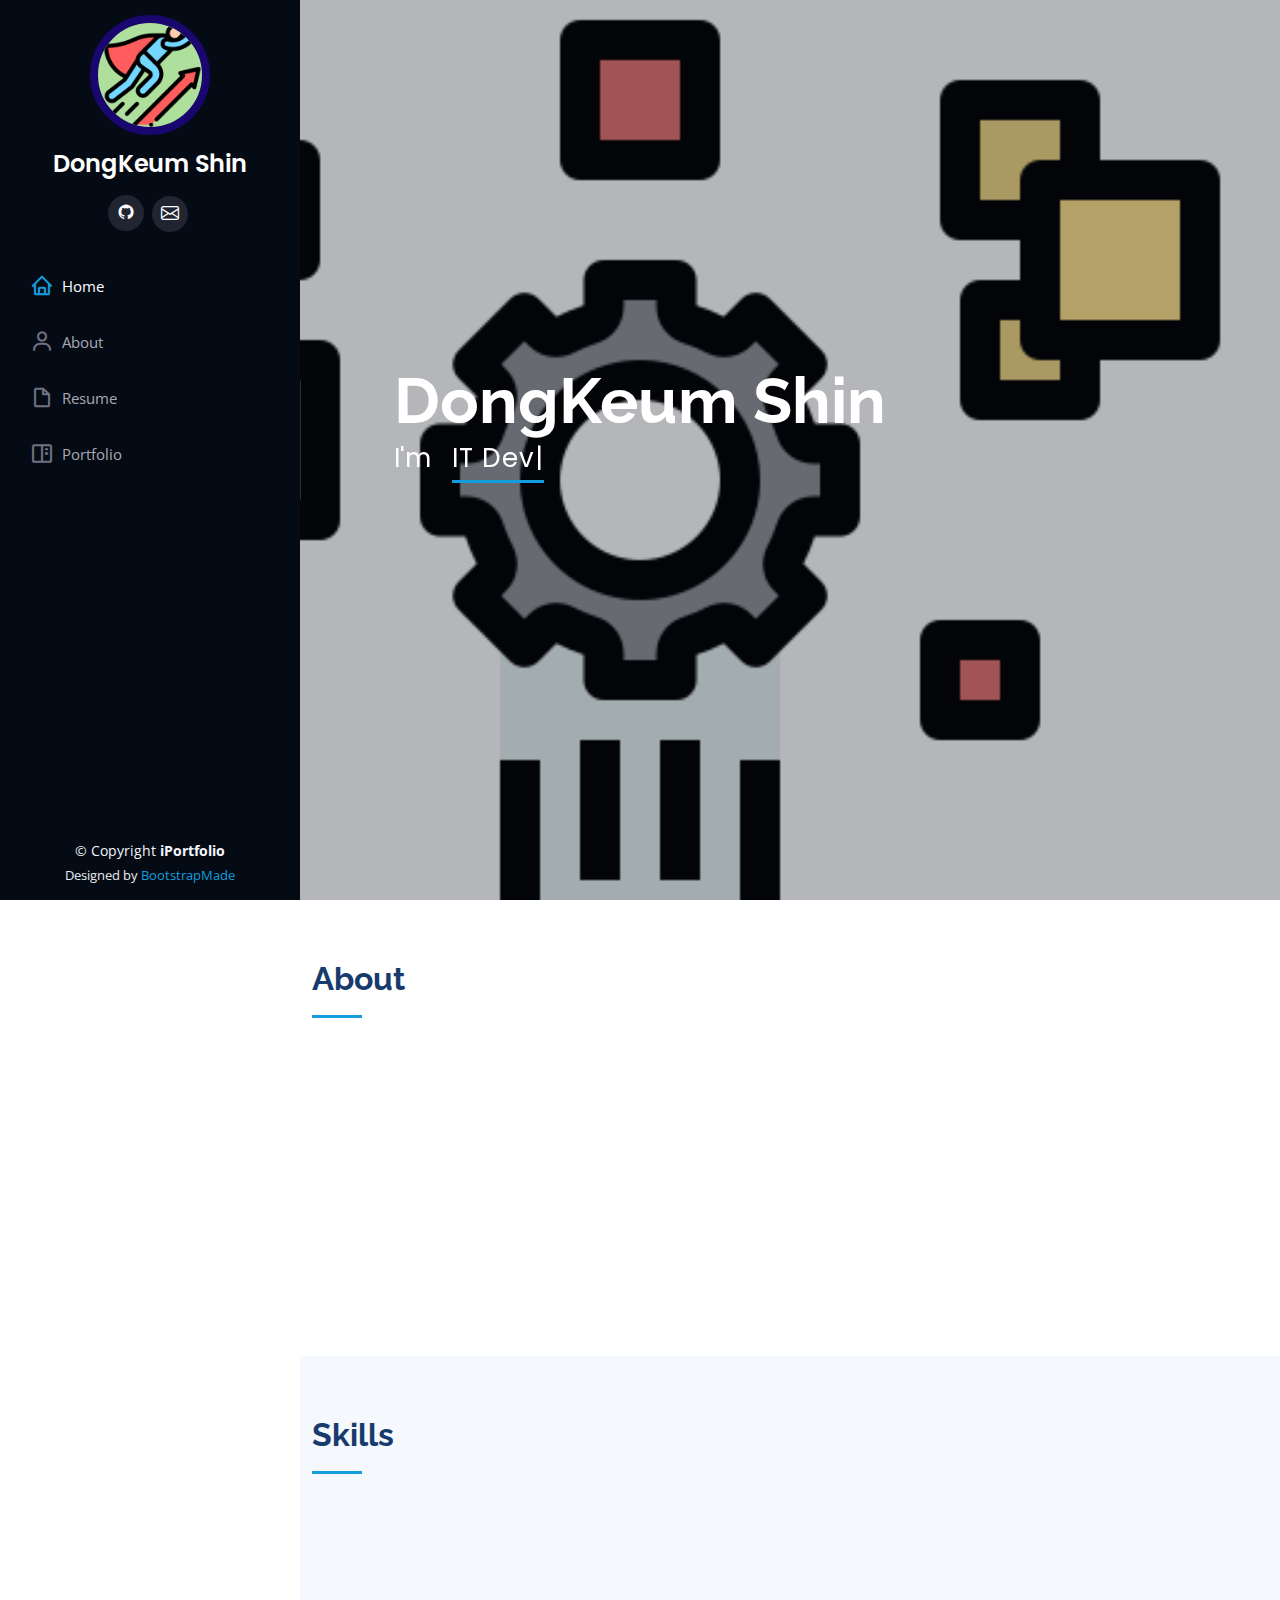
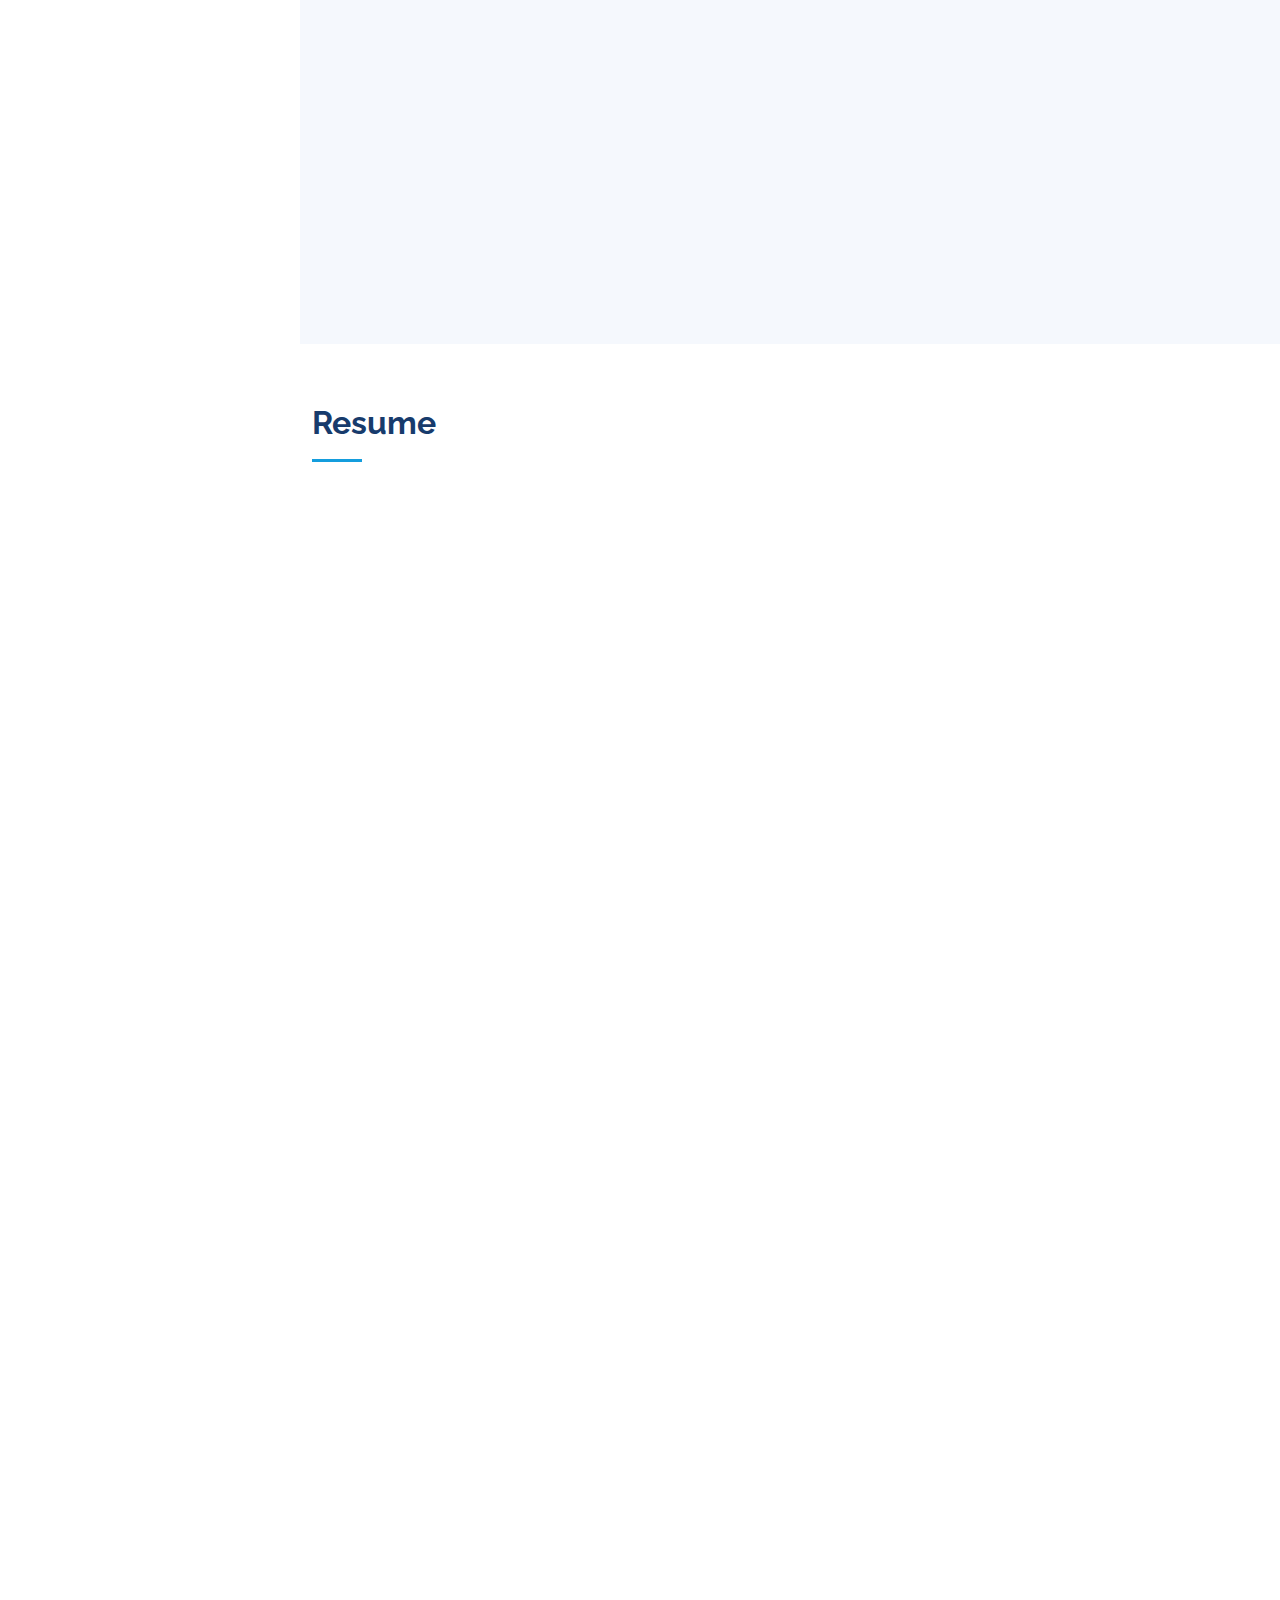
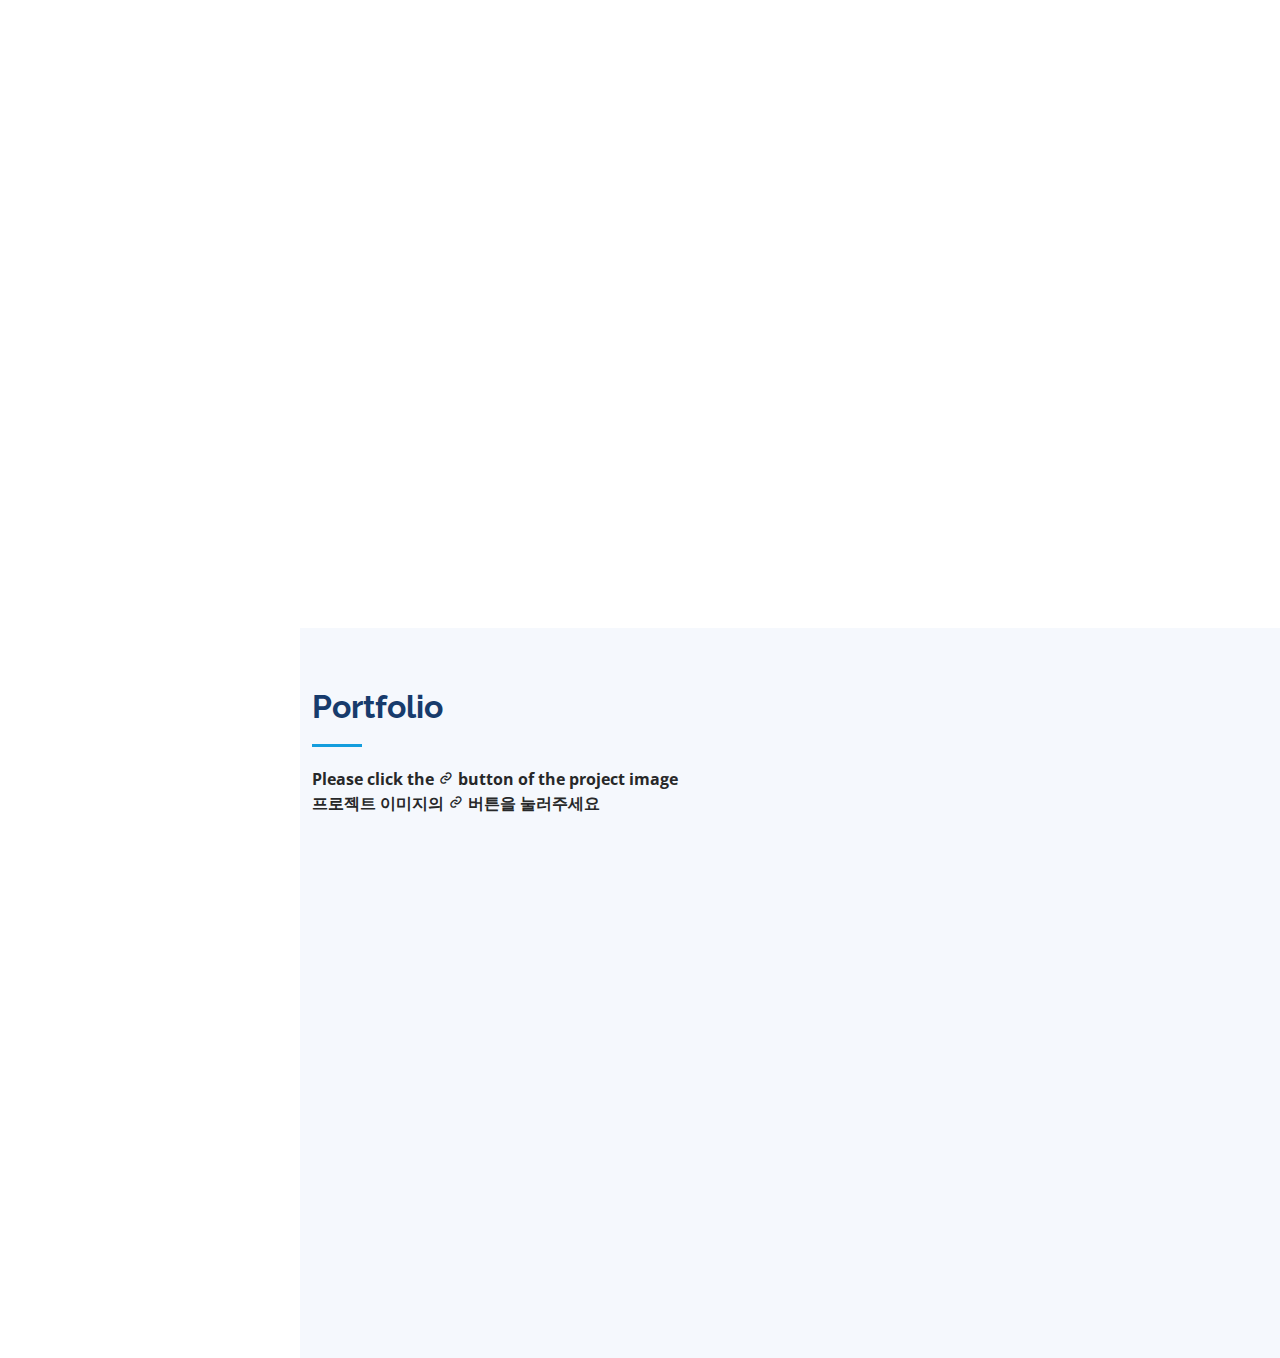
<file: index.html>
<!DOCTYPE html>
<html lang="en">

<head>
  <meta charset="utf-8">
  <meta content="width=device-width, initial-scale=1.0" name="viewport">

  <title>dks's Portfolio</title>
  <meta content="" name="description">
  <meta content="" name="keywords">

  <!-- Favicons -->
  <link href="assets/img/free-icon-programming.png" rel="icon">
  <link href="assets/img/apple-touch-icon.png" rel="apple-touch-icon">

  <!-- Google Fonts -->
  <link href="https://fonts.googleapis.com/css?family=Open+Sans:300,300i,400,400i,600,600i,700,700i|Raleway:300,300i,400,400i,500,500i,600,600i,700,700i|Poppins:300,300i,400,400i,500,500i,600,600i,700,700i" rel="stylesheet">

  <!-- Vendor CSS Files -->
  <link href="assets/vendor/aos/aos.css" rel="stylesheet">
  <link href="assets/vendor/bootstrap/css/bootstrap.min.css" rel="stylesheet">
  <link href="assets/vendor/bootstrap-icons/bootstrap-icons.css" rel="stylesheet">
  <link href="assets/vendor/boxicons/css/boxicons.min.css" rel="stylesheet">
  <link href="assets/vendor/glightbox/css/glightbox.min.css" rel="stylesheet">
  <link href="assets/vendor/swiper/swiper-bundle.min.css" rel="stylesheet">

  <!-- Template Main CSS File -->
  <link href="assets/css/style.css" rel="stylesheet">

  <!-- =======================================================
  * Template Name: iPortfolio - v3.10.0
  * Template URL: https://bootstrapmade.com/iportfolio-bootstrap-portfolio-websites-template/
  * Author: BootstrapMade.com
  * License: https://bootstrapmade.com/license/
  ======================================================== -->
</head>

<body>

  <!-- ======= Mobile nav toggle button ======= -->
  <i class="bi bi-list mobile-nav-toggle d-xl-none"></i>

  <!-- ======= Header ======= -->
  <header id="header">
    <div class="d-flex flex-column">

      <div class="profile">
        <img src="assets/img/free-icon-self-growth-1184723.png" alt="" class="img-fluid rounded-circle">
        <h1 class="text-light"><a href="index.html">DongKeum Shin</a></h1>
        <div class="social-links mt-3 text-center">
          <a href="https://github.com/eldhdpswl" class="github"><i class="bx bxl-github"></i></a>
          <a href="mailto:dongkum0417@naver.com" class="email"><i class="bi bi-envelope"></i></a>
          
        </div>
      </div>

      <nav id="navbar" class="nav-menu navbar">
        <ul>
          <li><a href="#hero" class="nav-link scrollto active"><i class="bx bx-home"></i> <span>Home</span></a></li>
          <li><a href="#about" class="nav-link scrollto"><i class="bx bx-user"></i> <span>About</span></a></li>
          <li><a href="#resume" class="nav-link scrollto"><i class="bx bx-file-blank"></i> <span>Resume</span></a></li>
          <li><a href="#portfolio" class="nav-link scrollto"><i class="bx bx-book-content"></i> <span>Portfolio</span></a></li>
          <!-- <li><a href="#services" class="nav-link scrollto"><i class="bx bx-server"></i> <span>Services</span></a></li>
          <li><a href="#contact" class="nav-link scrollto"><i class="bx bx-envelope"></i> <span>Contact</span></a></li> -->
        </ul>
      </nav><!-- .nav-menu -->
    </div>
  </header><!-- End Header -->

  <!-- ======= Hero Section ======= -->
  <section id="hero" class="d-flex flex-column justify-content-center align-items-center">
    <div class="hero-container" data-aos="fade-in">
      <h1>DongKeum Shin</h1>
      <p>I'm &nbsp;&nbsp;<span class="typed" data-typed-items="&nbsp; IT Developer"></span></p>
    </div>
  </section><!-- End Hero -->

  <main id="main">

    <!-- ======= About Section ======= -->
    <section id="about" class="about">
      <div class="container">

        <div class="section-title">
          <h2>About</h2>
          
        </div>

        <div class="row">
          <div class="col-lg-4" data-aos="fade-right">
            <img src="assets/img/myImg.jpg" class="img-fluid" alt="">
          </div>
          <div class="col-lg-8 pt-4 pt-lg-0 content" data-aos="fade-left">
            <!-- <h3>UI/UX Designer &amp; Web Developer.</h3> -->
            <h3>Dongkeum Shin</h3>
            <p class="fst-italic">
              <!-- Lorem ipsum dolor sit amet, consectetur adipiscing elit, sed do eiusmod tempor incididunt ut labore et dolore
              magna aliqua. -->
            </p>
            <div class="row">
              <div class="col-lg-6">
                <ul>
                  <li><i class="bi bi-chevron-right"></i> <strong>Birthday:</strong> <span>1991.04.17</span></li>
                  <li><i class="bi bi-chevron-right"></i> <strong>Major:</strong> <span>Information and Communication Engineering (정보통신공학부)</span></li>
                  <li><i class="bi bi-chevron-right"></i> <strong>Degree:</strong> <span>
                    bachelor's degree (학사)</span></li>
                  <!-- <li><i class="bi bi-chevron-right"></i> <strong>Github:</strong> <span>https://github.com/eldhdpswl</span></li> -->
                </ul>
              </div>
              <div class="col-lg-6">
                <ul>
                  <li><i class="bi bi-chevron-right"></i> <strong>Github:</strong> <span>https://github.com/eldhdpswl</span></li>
                  <li><i class="bi bi-chevron-right"></i> <strong>Email:</strong> <span>dongkum0417@naver.com</span></li>
                  <li><i class="bi bi-chevron-right"></i> <strong>city:</strong> <span>Seoul, South Korea</span></li>
                  <!-- <li><i class="bi bi-chevron-right"></i> <strong>PhEmailone:</strong> <span>email@example.com</span></li>
                  <li><i class="bi bi-chevron-right"></i> <strong>Freelance:</strong> <span>Available</span></li> -->
                </ul>
              </div>
            </div>
            <p>
              
          </div>
        </div>

      </div>
    </section><!-- End About Section -->

    

    <!-- ======= Skills Section ======= -->
    <section id="skills" class="skills section-bg">
      <div class="container">

        <div class="section-title">
          <h2>Skills</h2>
  
        </div>

        <div class="row skills-content">

          <!-- 1열 -->
          <div class="col-lg-6" data-aos="fade-up">
            
            <!-- 자바 -->
            <div class="progress">
              <span class="skill">JAVA <i class="val">65%</i></span>
              <div class="progress-bar-wrap">
                <div class="progress-bar" role="progressbar" aria-valuenow="65" aria-valuemin="0" aria-valuemax="100"></div>
              </div>
            </div>

            <!-- 파이썬 -->
            <div class="progress">
              <span class="skill">PYTHON <i class="val">65%</i></span>
              <div class="progress-bar-wrap">
                <div class="progress-bar" role="progressbar" aria-valuenow="65" aria-valuemin="0" aria-valuemax="100"></div>
              </div>
            </div>

            <!-- 자바스크립트 -->
            <div class="progress">
              <span class="skill">JavaScript <i class="val">65%</i></span>
              <div class="progress-bar-wrap">
                <div class="progress-bar" role="progressbar" aria-valuenow="65" aria-valuemin="0" aria-valuemax="100"></div>
              </div>
            </div>

            <!-- UiPath -->
            <div class="progress">
              <span class="skill">UIPATH &nbsp;(RPA) <i class="val">95%</i></span>
              <div class="progress-bar-wrap">
                <div class="progress-bar" role="progressbar" aria-valuenow="95" aria-valuemin="0" aria-valuemax="100"></div>
              </div>
            </div>

            <!-- Spring Spring boot -->
            <div class="progress">
              <span class="skill">SPRING ,&nbsp;&nbsp; SPRING BOOT <i class="val">70%</i></span>
              <div class="progress-bar-wrap">
                <div class="progress-bar" role="progressbar" aria-valuenow="70" aria-valuemin="0" aria-valuemax="100"></div>
              </div>
            </div>

            <!-- Flask -->
            <div class="progress">
              <span class="skill">FLASK <i class="val">70%</i></span>
              <div class="progress-bar-wrap">
                <div class="progress-bar" role="progressbar" aria-valuenow="70" aria-valuemin="0" aria-valuemax="100"></div>
              </div>
            </div>
            
          </div>

          <!-- 2열 -->
          <div class="col-lg-6" data-aos="fade-up" data-aos-delay="100">

            <!-- DB -->
            <div class="progress">
              <span class="skill">MYSQL ,&nbsp;&nbsp; MONGO DB ,&nbsp;&nbsp; Redis <i class="val">65%</i></span>
              <div class="progress-bar-wrap">
                <div class="progress-bar" role="progressbar" aria-valuenow="65" aria-valuemin="0" aria-valuemax="100"></div>
              </div>
            </div>

            <!-- aws -->
            <div class="progress">
              <span class="skill">AWS <i class="val">60%</i></span>
              <div class="progress-bar-wrap">
                <div class="progress-bar" role="progressbar" aria-valuenow="60" aria-valuemin="0" aria-valuemax="100"></div>
              </div>
            </div>

            <!-- naver cloud -->
            <div class="progress">
              <span class="skill">NAVER CLOUD PLATFORM <i class="val">60%</i></span>
              <div class="progress-bar-wrap">
                <div class="progress-bar" role="progressbar" aria-valuenow="60" aria-valuemin="0" aria-valuemax="100"></div>
              </div>
            </div>

            <!-- docker -->
            <div class="progress">
              <span class="skill">DOCKER <i class="val">70%</i></span>
              <div class="progress-bar-wrap">
                <div class="progress-bar" role="progressbar" aria-valuenow="70" aria-valuemin="0" aria-valuemax="100"></div>
              </div>
            </div>

            <!-- linux -->
            <div class="progress">
              <span class="skill">LINUX &nbsp;(UBUNTU) <i class="val">65%</i></span>
              <div class="progress-bar-wrap">
                <div class="progress-bar" role="progressbar" aria-valuenow="65" aria-valuemin="0" aria-valuemax="100"></div>
              </div>
            </div>

            <!-- git -->
            <div class="progress">
              <span class="skill">GITHUB ,&nbsp;&nbsp; GITLAB <i class="val">65%</i></span>
              <div class="progress-bar-wrap">
                <div class="progress-bar" role="progressbar" aria-valuenow="65" aria-valuemin="0" aria-valuemax="100"></div>
              </div>
            </div>

          </div>

        </div>

      </div>
    </section><!-- End Skills Section -->

    <!-- ======= Resume Section ======= -->
    <section id="resume" class="resume">
      <div class="container">

        <div class="section-title">
          <h2>Resume</h2>
  
        </div>

        <div class="row">

          <!-- 1열 -->
          <div class="col-lg-6" data-aos="fade-up" data-aos-delay="100">
            <h3 class="resume-title">Projects</h3>
            
            <div class="resume-item">
              <h4>I am Momo </h4>
              <h5>2022.06 &nbsp;&nbsp;-&nbsp;&nbsp; present</h5>
              <p><em><strong>Back-End Development </strong></em></p> 
              <ul>
                <li>'모모' 닉네임을 통해 일상부터 진솔한 감정까지 서로의 삶을 공유하는 서비스 개발</li>
                <li>Application (Spring Boot, Nginx, MySQL, Redis) 구축, <br> Docker를 통한 신속 배포, AWS 인스턴스 구축</li>
                
              </ul>
            </div>

            <div class="resume-item">
              <h4>DailyMotion</h4>
              <h5>2021.10 &nbsp;&nbsp;-&nbsp;&nbsp; 2021.12</h5>
              <p><em><strong>Back-End Development </strong></em></p>
              <ul>
                <li>Naver Clova API를 통해 사용하여 경제, 주식 동향을 알려주는 AI Web Service 구축</li>
                <li>Application [ Flask, Nginx, WSGI(uWSGI), MongoDB ] 구축, <br> Docker를 사용한 Naver Cloud Platform 배포</li>
              </ul>
            </div>

            <div class="resume-item">
              <h4>HeyVolleyBallNews</h4>
              <h5>2021.09 &nbsp;&nbsp;-&nbsp;&nbsp; 2021.12</h5>
              <p><em><strong>Back-End & Front-End Development </strong></em></p>
              <ul>
                <li>Naver Clova API를 사용하여 스포츠 뉴스를 알려주는 AI Web Service 구축</li>
                <li>Application [ Flask, Nginx, WSGI(uWSGI), MongoDB ] 구축, <br> Docker를 사용한 Naver Cloud Platform 배포</li>
              </ul>
            </div>

            <!-- <hr> -->
            
            <h3 class="resume-title">Education</h3>
            <div class="resume-item">
              <h4>멋쟁이 사자처럼</h4>
              <h5>2022.01 &nbsp;&nbsp;-&nbsp;&nbsp; 2022.04</h5>
              <p>BootCamp (Java, SpringBoot를 사용한 서비스 제작 과정)</p>
            </div>
            
            <div class="resume-item">
              <h4>멋쟁이 사자처럼</h4>
              <h5>2021.09 &nbsp;&nbsp;-&nbsp;&nbsp; 2021.11</h5>
              <p>BootCamp (Naver Cloud와 Clova를 활용한 인공지능 서비스 제작 과정)</p>
            </div>

            <div class="resume-item">
              <h4>LG CNS</h4>
              <h5>2018.09 &nbsp;&nbsp;-&nbsp;&nbsp; 2018.11</h5>
              <p>U-CAMP SW엔지니어 양성과정</p>
            </div>

            <div class="resume-item">
              <h4>한국소프트웨어인재개발원</h4>
              <h5>2017.08 &nbsp;&nbsp;-&nbsp;&nbsp; 2018.02</h5>
              <p>SW엔지니어 양성과정</p>
            </div>

            <div class="resume-item">
              <h4 class="title-name">MOKWON UNIVERSITY</h4>
              <h5>2010.03 &nbsp;&nbsp;-&nbsp;&nbsp; 2018.02</h5>
              <p><em><strong>Bachelor's Degree (학사)</strong></em></p>
              <p>정보통신공학부 (Information and Communication Engineering)<br>
            </div>
            

          </div>

          <!-- 2열 -->
          <div class="col-lg-6" data-aos="fade-up" >

            <h3 class="resume-title">Work Experience</h3>
            <div class="resume-item">
              <h4>(주) 지엠솔루션 (GM Solution)</h4>
              <h5>2018.12 &nbsp;&nbsp;-&nbsp;&nbsp; 2021.04</h5>
              <p><em><strong>LG CNS Prime Partner사</strong></em></p>

              <br>

              <h4>LG전자 한국영업 온라인 직영몰 대표사이트 SI 프로젝트</h4>
              <h5>2021.02 &nbsp;&nbsp;-&nbsp;&nbsp; 2021.04</h5>
              <p><em><strong>Back-End Development </strong></em></p>
              <ul>
                <li>LG전자 Store/Care-solution Back-end 개발</li>
              </ul>

              <br>

              <h4>LG전자 RPA 5차 SI 완료과제 유지보수 및 6~8차 SI 추가 개발 수행</h4>
              <h5>2019.11 &nbsp;&nbsp;-&nbsp;&nbsp; 2021.01</h5>
              <p><em><strong>RPA SM Development </strong></em></p>
              <ul>
                <li>LG전자 RPA 5차 SI 완료 과제(프로세스) SM 업무, <br> 6~8차 SI 프로젝트 추가 과제 SI 개발</li>
              </ul>

              <br>
              
              <h4>LG전자 RPA 5차 신규 과제 SI 개발 수행</h4>
              <h5>2019.06 &nbsp;&nbsp;-&nbsp;&nbsp; 2019.10</h5>
              <p><em><strong>RPA SI Development </strong></em></p>
              <ul>
                <li>LG전자 RPA 5차 SI 프로젝트에서 신규 과제 14개 프로세스 개발</li>
              </ul>

            </div>

            <h3 class="resume-title">Activities</h3>
          
            <div class="resume-item">
              <h4 class="title-name">빅이슈 코리아</h4>
              <h5>2017.07 &nbsp;&nbsp;-&nbsp;&nbsp; 2017.07</h5>
              <p>생활체육, 스포츠이벤트 봉사<br>
            </div>

            <div class="resume-item">
              <h4 class="title-name">아동양육시설 봉사</h4>
              <h5>2016.10 &nbsp;&nbsp;-&nbsp;&nbsp; 2016.10</h5>
              <p>대전후생학원 시설봉사<br>
            </div>

            <div class="resume-item">
              <h4 class="title-name">아동양육시설 봉사</h4>
              <h5>2011.10 &nbsp;&nbsp;-&nbsp;&nbsp; 2011.10</h5>
              <p>대전후생학원 시설봉사<br>
            </div>

          </div>

        </div>

        </div>

      </div>
    </section><!-- End Resume Section -->

    <!-- ======= Portfolio Section ======= -->
    <section id="portfolio" class="portfolio section-bg">
      <div class="container">

        <div class="section-title">
          <h2>Portfolio</h2>
          <p><strong>Please click the <i class="bx bx-link"></i> button of the project image</strong></p>
          <p><strong>프로젝트 이미지의 <i class="bx bx-link"></i> 버튼을 눌러주세요</strong></p>
        </div>

        <div class="row" data-aos="fade-up">
          <div class="col-lg-12 d-flex justify-content-center">
            <ul id="portfolio-flters">
              <li data-filter="*" class="filter-active">All</li>
              <li data-filter=".filter-field">field project</li>
              <li data-filter=".filter-other">other project</li>
              
            </ul>
          </div>
        </div>

        <div class="row portfolio-container" data-aos="fade-up" data-aos-delay="100">
          <!-- momo -->
          <div class="col-lg-4 col-md-6 portfolio-item filter-other">
            <div class="portfolio-wrap">
              <img src="assets/img/portfolio/momo_main.png" class="img-fluid" alt="">
              <div class="portfolio-links">
                <a href="assets/img/portfolio/momo_main.png" data-gallery="portfolioGallery" class="portfolio-lightbox" title="I am Momo"><i class="bx bx-plus"></i></a>
                <a href="portfolio-details-momo.html" title="More Details"><i class="bx bx-link"></i></a>
              </div>
            </div>
          </div>

          <!-- dailymotion -->
          <div class="col-lg-4 col-md-6 portfolio-item filter-other">
            <div class="portfolio-wrap">
              <img src="assets/img/portfolio/dailymorion_main.png" class="img-fluid" alt="">
              <div class="portfolio-links">
                <a href="assets/img/portfolio/dailymorion_main.png" data-gallery="portfolioGallery" class="portfolio-lightbox" title="dailymotion"><i class="bx bx-plus"></i></a>
                <a href="portfolio-details-daily.html" title="More Details"><i class="bx bx-link"></i></a>
              </div>
            </div>
          </div>

          <!-- heyvolleyball -->
          <div class="col-lg-4 col-md-6 portfolio-item filter-other">
            <div class="portfolio-wrap">
              <img src="assets/img/portfolio/volleyball_main.png" class="img-fluid" alt="">
              <div class="portfolio-links">
                <a href="assets/img/portfolio/volleyball_main.png" data-gallery="portfolioGallery" class="portfolio-lightbox" title="heyvolleyballnews"><i class="bx bx-plus"></i></a>
                <a href="portfolio-details-hey.html" title="More Details"><i class="bx bx-link"></i></a>
              </div>
            </div>
          </div>

          <!-- RPA -->
          <div class="col-lg-4 col-md-6 portfolio-item filter-field">
            <div class="portfolio-wrap">
              <img src="assets/img/portfolio/rpa_main.png" class="img-fluid" alt="">
              <div class="portfolio-links">
                <a href="assets/img/portfolio/rpa_main.png" data-gallery="portfolioGallery" class="portfolio-lightbox" title="LG전자 RPA"><i class="bx bx-plus"></i></a>
                <a href="portfolio-details-RPA.html" title="More Details"><i class="bx bx-link"></i></a>
              </div>
            </div>
          </div>

          <!-- 한영본 -->
          <div class="col-lg-4 col-md-6 portfolio-item filter-field">
            <div class="portfolio-wrap">
              <img src="assets/img/portfolio/lg_main.png" class="img-fluid" alt="">
              <div class="portfolio-links">
                <a href="assets/img/portfolio/lg_main.png" data-gallery="portfolioGallery" class="portfolio-lightbox" title="LG전자 메인사이트"><i class="bx bx-plus"></i></a>
                <a href="portfolio-details-lgsite.html" title="More Details"><i class="bx bx-link"></i></a>
              </div>
            </div>
          </div>


        </div>

      </div>
    </section><!-- End Portfolio Section -->


  </main><!-- End #main -->

  <!-- ======= Footer ======= -->
  <footer id="footer">
    <div class="container">
      <div class="copyright">
        &copy; Copyright <strong><span>iPortfolio</span></strong>
      </div>
      <div class="credits">
        <!-- All the links in the footer should remain intact. -->
        <!-- You can delete the links only if you purchased the pro version. -->
        <!-- Licensing information: https://bootstrapmade.com/license/ -->
        <!-- Purchase the pro version with working PHP/AJAX contact form: https://bootstrapmade.com/iportfolio-bootstrap-portfolio-websites-template/ -->
        Designed by <a href="https://bootstrapmade.com/">BootstrapMade</a>
      </div>
    </div>
  </footer><!-- End  Footer -->

  <a href="#" class="back-to-top d-flex align-items-center justify-content-center"><i class="bi bi-arrow-up-short"></i></a>

  <!-- Vendor JS Files -->
  <script src="assets/vendor/purecounter/purecounter_vanilla.js"></script>
  <script src="assets/vendor/aos/aos.js"></script>
  <script src="assets/vendor/bootstrap/js/bootstrap.bundle.min.js"></script>
  <script src="assets/vendor/glightbox/js/glightbox.min.js"></script>
  <script src="assets/vendor/isotope-layout/isotope.pkgd.min.js"></script>
  <script src="assets/vendor/swiper/swiper-bundle.min.js"></script>
  <script src="assets/vendor/typed.js/typed.min.js"></script>
  <script src="assets/vendor/waypoints/noframework.waypoints.js"></script>
  <script src="assets/vendor/php-email-form/validate.js"></script>

  <!-- Template Main JS File -->
  <script src="assets/js/main.js"></script>

</body>

</html>
</file>
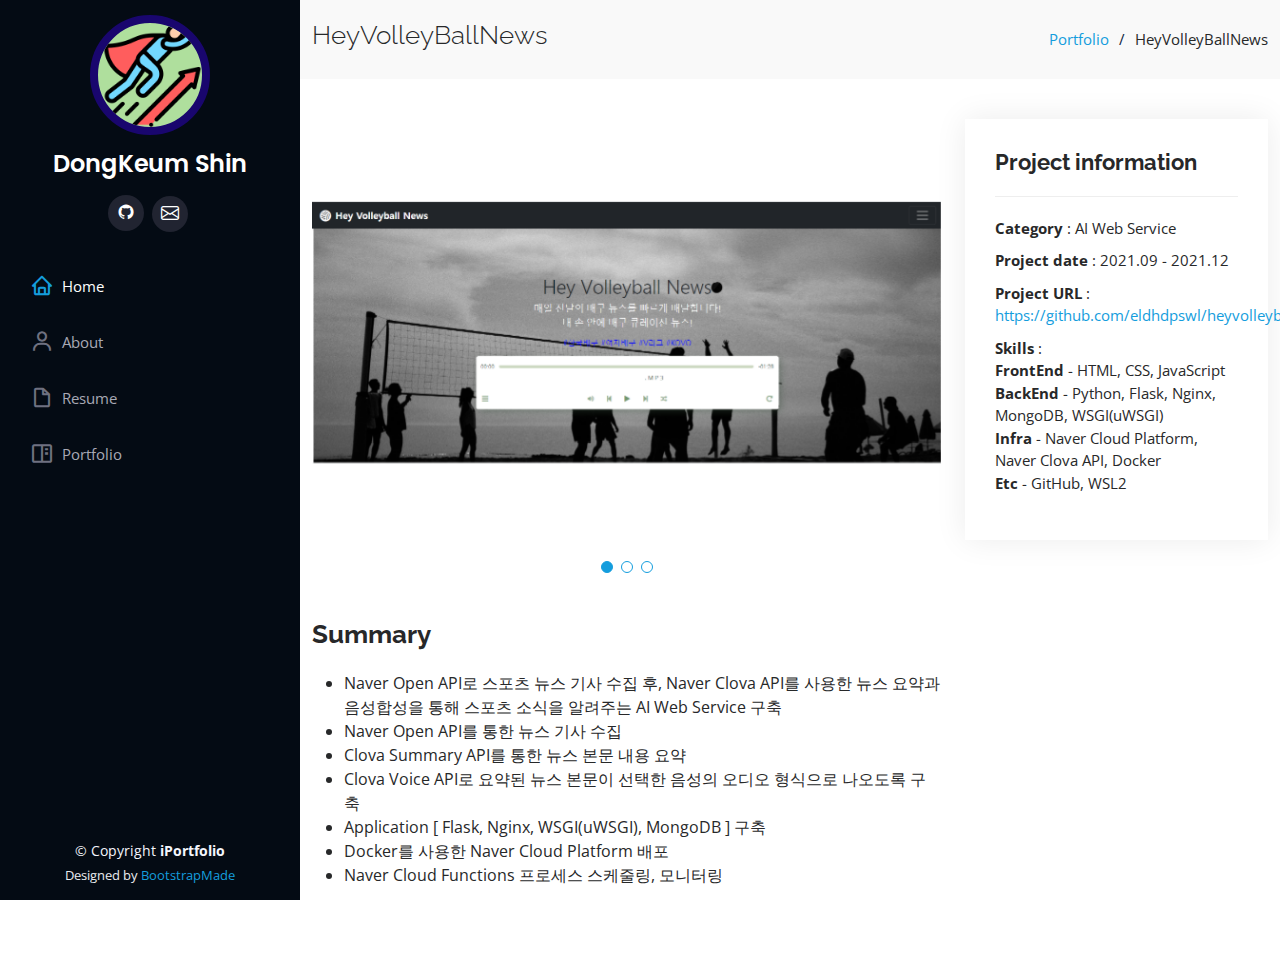
<file: portfolio-details-hey.html>
<!DOCTYPE html>
<html lang="en">

<head>
  <meta charset="utf-8">
  <meta content="width=device-width, initial-scale=1.0" name="viewport">

  <title>dks's Portfolio</title>
  <meta content="" name="description">
  <meta content="" name="keywords">

  <!-- Favicons -->
  <link href="assets/img/free-icon-programming.png" rel="icon">
  <link href="assets/img/apple-touch-icon.png" rel="apple-touch-icon">

  <!-- Google Fonts -->
  <link href="https://fonts.googleapis.com/css?family=Open+Sans:300,300i,400,400i,600,600i,700,700i|Raleway:300,300i,400,400i,500,500i,600,600i,700,700i|Poppins:300,300i,400,400i,500,500i,600,600i,700,700i" rel="stylesheet">

  <!-- Vendor CSS Files -->
  <link href="assets/vendor/aos/aos.css" rel="stylesheet">
  <link href="assets/vendor/bootstrap/css/bootstrap.min.css" rel="stylesheet">
  <link href="assets/vendor/bootstrap-icons/bootstrap-icons.css" rel="stylesheet">
  <link href="assets/vendor/boxicons/css/boxicons.min.css" rel="stylesheet">
  <link href="assets/vendor/glightbox/css/glightbox.min.css" rel="stylesheet">
  <link href="assets/vendor/swiper/swiper-bundle.min.css" rel="stylesheet">

  <!-- Template Main CSS File -->
  <link href="assets/css/style.css" rel="stylesheet">

  <!-- =======================================================
  * Template Name: iPortfolio - v3.10.0
  * Template URL: https://bootstrapmade.com/iportfolio-bootstrap-portfolio-websites-template/
  * Author: BootstrapMade.com
  * License: https://bootstrapmade.com/license/
  ======================================================== -->
</head>

<body>

  <!-- ======= Mobile nav toggle button ======= -->
  <i class="bi bi-list mobile-nav-toggle d-xl-none"></i>

  <!-- ======= Header ======= -->
  <header id="header">
    <div class="d-flex flex-column">

      <div class="profile">
        <img src="assets/img/free-icon-self-growth-1184723.png" alt="" class="img-fluid rounded-circle">
        <h1 class="text-light"><a href="index.html">DongKeum Shin</a></h1>
        <div class="social-links mt-3 text-center">
          <a href="https://github.com/eldhdpswl" class="github"><i class="bx bxl-github"></i></a>
          <a href="mailto:dongkum0417@naver.com" class="email"><i class="bi bi-envelope"></i></a>
          
        </div>
      </div>

      <nav id="navbar" class="nav-menu navbar">
        <ul>
          <li><a href="index.html#hero" class="nav-link scrollto active"><i class="bx bx-home"></i> <span>Home</span></a></li>
          <li><a href="index.html#about" class="nav-link scrollto"><i class="bx bx-user"></i> <span>About</span></a></li>
          <li><a href="index.html#resume" class="nav-link scrollto"><i class="bx bx-file-blank"></i> <span>Resume</span></a></li>
          <li><a href="index.html#portfolio" class="nav-link scrollto"><i class="bx bx-book-content"></i> <span>Portfolio</span></a></li>
          
        </ul>
      </nav><!-- .nav-menu -->
    </div>
  </header><!-- End Header -->

  <main id="main">

    <!-- ======= Breadcrumbs ======= -->
    <section id="breadcrumbs" class="breadcrumbs">
      <div class="container">

        <div class="d-flex justify-content-between align-items-center">
          <h2>HeyVolleyBallNews</h2>
          <ol>
            <li><a href="index.html#portfolio">Portfolio</a></li>
            <li>HeyVolleyBallNews</li>
          </ol>
        </div>

      </div>
    </section><!-- End Breadcrumbs -->

    <!-- ======= Portfolio Details Section ======= -->
    <section id="portfolio-details" class="portfolio-details">
      <div class="container">

        <div class="row gy-4">

          <div class="col-lg-8">
            <div class="portfolio-details-slider swiper">
              <div class="swiper-wrapper align-items-center">

                <div class="swiper-slide">
                  <img src="assets/img/portfolio/hey_top.png" alt="">
                </div>

                <div class="swiper-slide">
                  <img src="assets/img/portfolio/hey_home.png" alt="">
                </div>

                <div class="swiper-slide">
                  <img src="assets/img/portfolio/hey_news.png" alt="">
                </div>

              </div>
              <div class="swiper-pagination"></div>
            </div>

            <div class="portfolio-description">
              <h2>Summary</h2>
              <p>
                <ul>
                  <li>Naver Open API로 스포츠 뉴스 기사 수집 후, Naver Clova API를 사용한 뉴스 요약과 음성합성을 통해 스포츠 소식을 알려주는 AI Web Service 구축</li>
                  <li>Naver Open API를 통한 뉴스 기사 수집 </li>
                  <li>Clova Summary API를 통한 뉴스 본문 내용 요약 </li>
                  <li>Clova Voice API로 요약된 뉴스 본문이 선택한 음성의 오디오 형식으로 나오도록 구축 </li>
                  <li>Application [ Flask, Nginx, WSGI(uWSGI), MongoDB ] 구축</li>
                  <li>Docker를 사용한 Naver Cloud Platform 배포</li>
                  <li>Naver Cloud Functions 프로세스 스케줄링, 모니터링</li>
                </ul>
              </p>
            </div>


          </div>

          <div class="col-lg-4">
            <div class="portfolio-info">
              <h3>Project information</h3>
              <ul>
                <li><strong>Category</strong> : AI Web Service</li>
                <li><strong>Project date</strong> : 2021.09 - 2021.12</li>
                <li><strong>Project URL</strong> : <a href="https://github.com/eldhdpswl/heyvolleyballnews">https://github.com/eldhdpswl/heyvolleyballnews</a></li>
                <li><strong>Skills</strong> :
                  <div><strong>FrontEnd</strong> - HTML, CSS, JavaScript</div>
                  <div><strong>BackEnd</strong> - Python, Flask, Nginx, MongoDB, WSGI(uWSGI)</div>
                  <div><strong>Infra</strong> - Naver Cloud Platform, Naver Clova API, Docker</div>
                  <div><strong>Etc</strong> - GitHub, WSL2</div>
                </li>
              </ul>
            </div>

          </div>

        </div>

      </div>
    </section><!-- End Portfolio Details Section -->

  </main><!-- End #main -->

  <!-- ======= Footer ======= -->
  <footer id="footer">
    <div class="container">
      <div class="copyright">
        &copy; Copyright <strong><span>iPortfolio</span></strong>
      </div>
      <div class="credits">
        <!-- All the links in the footer should remain intact. -->
        <!-- You can delete the links only if you purchased the pro version. -->
        <!-- Licensing information: https://bootstrapmade.com/license/ -->
        <!-- Purchase the pro version with working PHP/AJAX contact form: https://bootstrapmade.com/iportfolio-bootstrap-portfolio-websites-template/ -->
        Designed by <a href="https://bootstrapmade.com/">BootstrapMade</a>
      </div>
    </div>
  </footer><!-- End  Footer -->

  <a href="#" class="back-to-top d-flex align-items-center justify-content-center"><i class="bi bi-arrow-up-short"></i></a>

  <!-- Vendor JS Files -->
  <script src="assets/vendor/purecounter/purecounter_vanilla.js"></script>
  <script src="assets/vendor/aos/aos.js"></script>
  <script src="assets/vendor/bootstrap/js/bootstrap.bundle.min.js"></script>
  <script src="assets/vendor/glightbox/js/glightbox.min.js"></script>
  <script src="assets/vendor/isotope-layout/isotope.pkgd.min.js"></script>
  <script src="assets/vendor/swiper/swiper-bundle.min.js"></script>
  <script src="assets/vendor/typed.js/typed.min.js"></script>
  <script src="assets/vendor/waypoints/noframework.waypoints.js"></script>
  <script src="assets/vendor/php-email-form/validate.js"></script>

  <!-- Template Main JS File -->
  <script src="assets/js/main.js"></script>

</body>

</html>
</file>
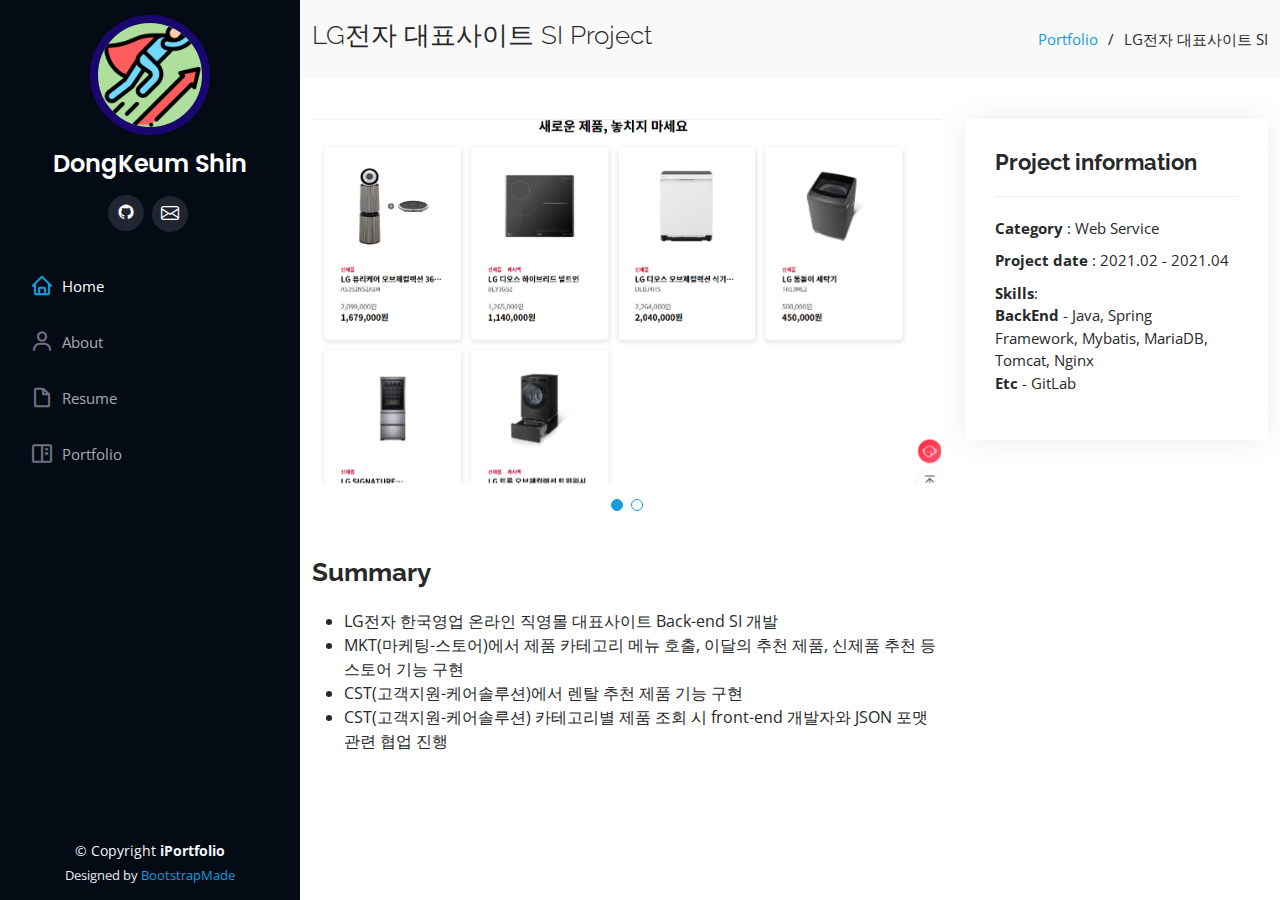
<file: portfolio-details-lgsite.html>
<!DOCTYPE html>
<html lang="en">

<head>
  <meta charset="utf-8">
  <meta content="width=device-width, initial-scale=1.0" name="viewport">

  <title>dks's Portfolio</title>
  <meta content="" name="description">
  <meta content="" name="keywords">

  <!-- Favicons -->
  <link href="assets/img/free-icon-programming.png" rel="icon">
  <link href="assets/img/apple-touch-icon.png" rel="apple-touch-icon">

  <!-- Google Fonts -->
  <link href="https://fonts.googleapis.com/css?family=Open+Sans:300,300i,400,400i,600,600i,700,700i|Raleway:300,300i,400,400i,500,500i,600,600i,700,700i|Poppins:300,300i,400,400i,500,500i,600,600i,700,700i" rel="stylesheet">

  <!-- Vendor CSS Files -->
  <link href="assets/vendor/aos/aos.css" rel="stylesheet">
  <link href="assets/vendor/bootstrap/css/bootstrap.min.css" rel="stylesheet">
  <link href="assets/vendor/bootstrap-icons/bootstrap-icons.css" rel="stylesheet">
  <link href="assets/vendor/boxicons/css/boxicons.min.css" rel="stylesheet">
  <link href="assets/vendor/glightbox/css/glightbox.min.css" rel="stylesheet">
  <link href="assets/vendor/swiper/swiper-bundle.min.css" rel="stylesheet">

  <!-- Template Main CSS File -->
  <link href="assets/css/style.css" rel="stylesheet">

  <!-- =======================================================
  * Template Name: iPortfolio - v3.10.0
  * Template URL: https://bootstrapmade.com/iportfolio-bootstrap-portfolio-websites-template/
  * Author: BootstrapMade.com
  * License: https://bootstrapmade.com/license/
  ======================================================== -->
</head>

<body>

  <!-- ======= Mobile nav toggle button ======= -->
  <i class="bi bi-list mobile-nav-toggle d-xl-none"></i>

  <!-- ======= Header ======= -->
  <header id="header">
    <div class="d-flex flex-column">

      <div class="profile">
        <img src="assets/img/free-icon-self-growth-1184723.png" alt="" class="img-fluid rounded-circle">
        <h1 class="text-light"><a href="index.html">DongKeum Shin</a></h1>
        <div class="social-links mt-3 text-center">
          <a href="https://github.com/eldhdpswl" class="github"><i class="bx bxl-github"></i></a>
          <a href="mailto:dongkum0417@naver.com" class="email"><i class="bi bi-envelope"></i></a>
          
        </div>
      </div>

      <nav id="navbar" class="nav-menu navbar">
        <ul>
          <li><a href="index.html#hero" class="nav-link scrollto active"><i class="bx bx-home"></i> <span>Home</span></a></li>
          <li><a href="index.html#about" class="nav-link scrollto"><i class="bx bx-user"></i> <span>About</span></a></li>
          <li><a href="index.html#resume" class="nav-link scrollto"><i class="bx bx-file-blank"></i> <span>Resume</span></a></li>
          <li><a href="index.html#portfolio" class="nav-link scrollto"><i class="bx bx-book-content"></i> <span>Portfolio</span></a></li>
          
        </ul>
      </nav><!-- .nav-menu -->
    </div>
  </header><!-- End Header -->

  <main id="main">

    <!-- ======= Breadcrumbs ======= -->
    <section id="breadcrumbs" class="breadcrumbs">
      <div class="container">

        <div class="d-flex justify-content-between align-items-center">
          <h2>LG전자 대표사이트 SI Project</h2>
          <ol>
            <li><a href="index.html#portfolio">Portfolio</a></li>
            <li>LG전자 대표사이트 SI</li>
          </ol>
        </div>

      </div>
    </section><!-- End Breadcrumbs -->

    <!-- ======= Portfolio Details Section ======= -->
    <section id="portfolio-details" class="portfolio-details">
      <div class="container">

        <div class="row gy-4">

          <div class="col-lg-8">
            <div class="portfolio-details-slider swiper">
              <div class="swiper-wrapper align-items-center">

                <div class="swiper-slide">
                  <img src="assets/img/portfolio/lg-1.png" alt="">
                </div>

                <div class="swiper-slide">
                  <img src="assets/img/portfolio/lg-2.png" alt="">
                </div>

              </div>
              <div class="swiper-pagination"></div>
            </div>

            <div class="portfolio-description">
              <h2>Summary</h2>
              <p>
                <ul>
                  <li>LG전자 한국영업 온라인 직영몰 대표사이트 Back-end SI 개발</li>
                  <li>MKT(마케팅-스토어)에서 제품 카테고리 메뉴 호출, 이달의 추천 제품, 신제품 추천 등 스토어 기능 구현 </li>
                  <li>CST(고객지원-케어솔루션)에서 렌탈 추천 제품 기능 구현 </li>
                  <li>CST(고객지원-케어솔루션) 카테고리별 제품 조회 시 front-end 개발자와 JSON 포맷 관련 협업 진행 </li>
  
                </ul>
              </p>
            </div>

          </div>

          <div class="col-lg-4">
            <div class="portfolio-info">
              <h3>Project information</h3>
              <ul>
                <li><strong>Category</strong> : Web Service</li>
                <li><strong>Project date</strong> : 2021.02 - 2021.04</li>
                <li><strong>Skills</strong>:
                  <div><strong>BackEnd</strong> - Java, Spring Framework, Mybatis, MariaDB, Tomcat, Nginx</div>
                  <div><strong>Etc</strong> - GitLab</div>
                </li>
              </ul>
            </div>
            
          </div>

        </div>

      </div>
    </section><!-- End Portfolio Details Section -->

  </main><!-- End #main -->

  <!-- ======= Footer ======= -->
  <footer id="footer">
    <div class="container">
      <div class="copyright">
        &copy; Copyright <strong><span>iPortfolio</span></strong>
      </div>
      <div class="credits">
        <!-- All the links in the footer should remain intact. -->
        <!-- You can delete the links only if you purchased the pro version. -->
        <!-- Licensing information: https://bootstrapmade.com/license/ -->
        <!-- Purchase the pro version with working PHP/AJAX contact form: https://bootstrapmade.com/iportfolio-bootstrap-portfolio-websites-template/ -->
        Designed by <a href="https://bootstrapmade.com/">BootstrapMade</a>
      </div>
    </div>
  </footer><!-- End  Footer -->

  <a href="#" class="back-to-top d-flex align-items-center justify-content-center"><i class="bi bi-arrow-up-short"></i></a>

  <!-- Vendor JS Files -->
  <script src="assets/vendor/purecounter/purecounter_vanilla.js"></script>
  <script src="assets/vendor/aos/aos.js"></script>
  <script src="assets/vendor/bootstrap/js/bootstrap.bundle.min.js"></script>
  <script src="assets/vendor/glightbox/js/glightbox.min.js"></script>
  <script src="assets/vendor/isotope-layout/isotope.pkgd.min.js"></script>
  <script src="assets/vendor/swiper/swiper-bundle.min.js"></script>
  <script src="assets/vendor/typed.js/typed.min.js"></script>
  <script src="assets/vendor/waypoints/noframework.waypoints.js"></script>
  <script src="assets/vendor/php-email-form/validate.js"></script>

  <!-- Template Main JS File -->
  <script src="assets/js/main.js"></script>

</body>

</html>
</file>
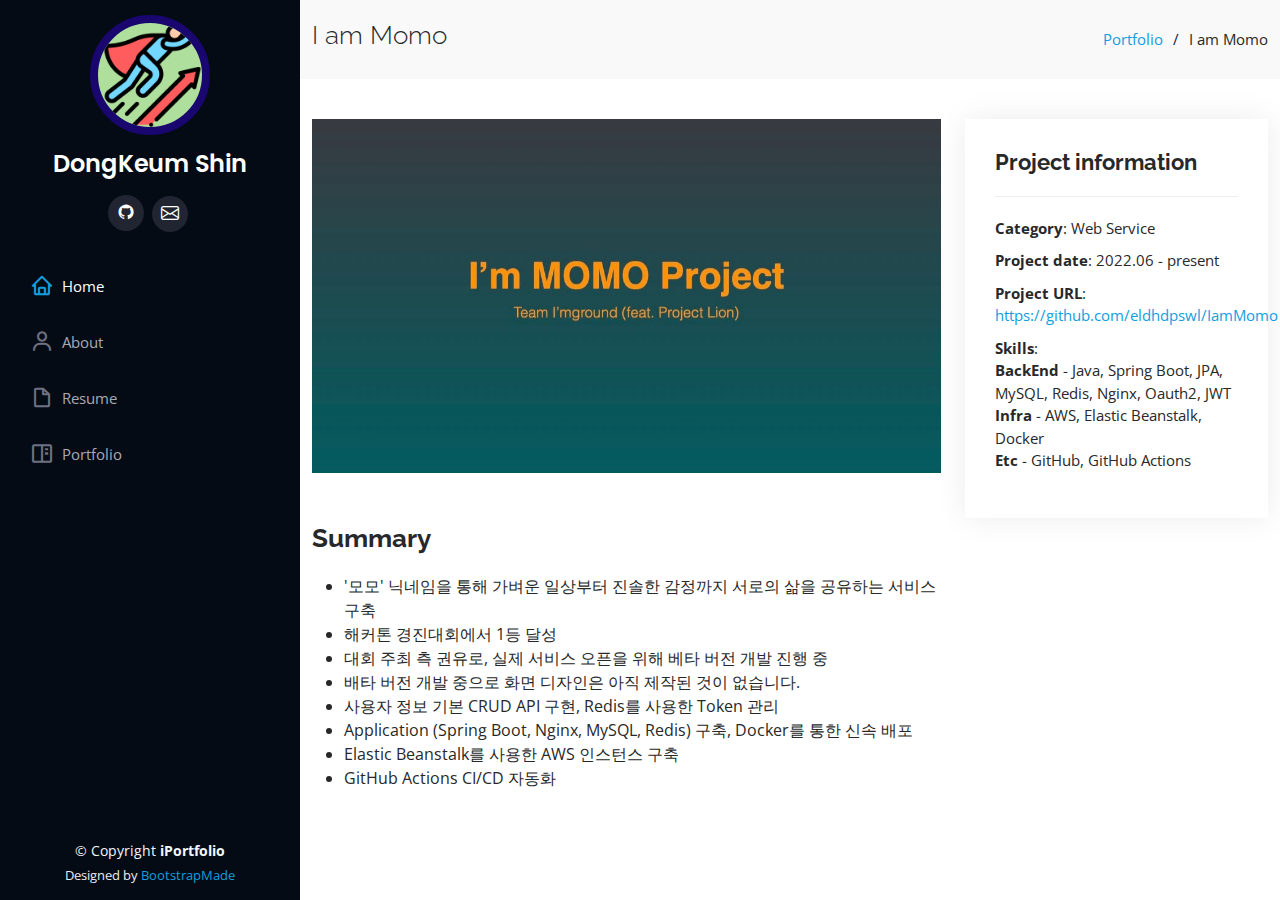
<file: portfolio-details-momo.html>
<!DOCTYPE html>
<html lang="en">

<head>
  <meta charset="utf-8">
  <meta content="width=device-width, initial-scale=1.0" name="viewport">

  <title>dks's Portfolio</title>
  <meta content="" name="description">
  <meta content="" name="keywords">

  <!-- Favicons -->
  <link href="assets/img/free-icon-programming.png" rel="icon">
  <link href="assets/img/apple-touch-icon.png" rel="apple-touch-icon">

  <!-- Google Fonts -->
  <link href="https://fonts.googleapis.com/css?family=Open+Sans:300,300i,400,400i,600,600i,700,700i|Raleway:300,300i,400,400i,500,500i,600,600i,700,700i|Poppins:300,300i,400,400i,500,500i,600,600i,700,700i" rel="stylesheet">

  <!-- Vendor CSS Files -->
  <link href="assets/vendor/aos/aos.css" rel="stylesheet">
  <link href="assets/vendor/bootstrap/css/bootstrap.min.css" rel="stylesheet">
  <link href="assets/vendor/bootstrap-icons/bootstrap-icons.css" rel="stylesheet">
  <link href="assets/vendor/boxicons/css/boxicons.min.css" rel="stylesheet">
  <link href="assets/vendor/glightbox/css/glightbox.min.css" rel="stylesheet">
  <link href="assets/vendor/swiper/swiper-bundle.min.css" rel="stylesheet">

  <!-- Template Main CSS File -->
  <link href="assets/css/style.css" rel="stylesheet">

  <!-- =======================================================
  * Template Name: iPortfolio - v3.10.0
  * Template URL: https://bootstrapmade.com/iportfolio-bootstrap-portfolio-websites-template/
  * Author: BootstrapMade.com
  * License: https://bootstrapmade.com/license/
  ======================================================== -->
</head>

<body>

  <!-- ======= Mobile nav toggle button ======= -->
  <i class="bi bi-list mobile-nav-toggle d-xl-none"></i>

  <!-- ======= Header ======= -->
  <header id="header">
    <div class="d-flex flex-column">

      <div class="profile">
        <img src="assets/img/free-icon-self-growth-1184723.png" alt="" class="img-fluid rounded-circle">
        <h1 class="text-light"><a href="index.html">DongKeum Shin</a></h1>
        <div class="social-links mt-3 text-center">
          <a href="https://github.com/eldhdpswl" class="github"><i class="bx bxl-github"></i></a>
          <a href="mailto:dongkum0417@naver.com" class="email"><i class="bi bi-envelope"></i></a>
          
        </div>
      </div>

      <nav id="navbar" class="nav-menu navbar">
        <ul>
          <li><a href="index.html" class="nav-link scrollto active"><i class="bx bx-home"></i> <span>Home</span></a></li>
          <li><a href="index.html#about" class="nav-link scrollto"><i class="bx bx-user"></i> <span>About</span></a></li>
          <li><a href="index.html#resume" class="nav-link scrollto"><i class="bx bx-file-blank"></i> <span>Resume</span></a></li>
          <li><a href="index.html#portfolio" class="nav-link scrollto"><i class="bx bx-book-content"></i> <span>Portfolio</span></a></li>
          
        </ul>
      </nav><!-- .nav-menu -->
    </div>
  </header><!-- End Header -->

  <main id="main">

    <!-- ======= Breadcrumbs ======= -->
    <section id="breadcrumbs" class="breadcrumbs">
      <div class="container">

        <div class="d-flex justify-content-between align-items-center">
          <h2>I am Momo</h2>
          <ol>
            <li><a href="index.html#portfolio">Portfolio</a></li>
            <li>I am Momo</li>
          </ol>
        </div>

      </div>
    </section><!-- End Breadcrumbs -->

    <!-- ======= Portfolio Details Section ======= -->
    <section id="portfolio-details" class="portfolio-details">
      <div class="container">

        <div class="row gy-4">

          <div class="col-lg-8">
            <div class="portfolio-details-slider swiper">
              <div class="swiper-wrapper align-items-center">

                <div class="swiper-slide">
                  <img src="assets/img/portfolio/momo.png" alt="">
                </div>

              </div>
              <div class="swiper-pagination"></div>
            </div>

            <div class="portfolio-description">
              <h2>Summary</h2>
              <p>
                <ul>
                  <li>'모모' 닉네임을 통해 가벼운 일상부터 진솔한 감정까지 서로의 삶을 공유하는 서비스 구축 </li>
                  <li>해커톤 경진대회에서 1등 달성 </li>
                  <li>대회 주최 측 권유로, 실제 서비스 오픈을 위해 베타 버전 개발 진행 중</li>
                  <li>배타 버전 개발 중으로 화면 디자인은 아직 제작된 것이 없습니다. </li>
                  <li>사용자 정보 기본 CRUD API 구현, Redis를 사용한 Token 관리</li>
                  <li>Application (Spring Boot, Nginx, MySQL, Redis) 구축, Docker를 통한 신속 배포</li>
                  <li>Elastic Beanstalk를 사용한 AWS 인스턴스 구축</li>
                  <li>GitHub Actions CI/CD 자동화</li>
                </ul>
              </p>
            </div>

          </div>

          <div class="col-lg-4">
            <div class="portfolio-info">
              <h3>Project information</h3>
              <ul>
                <li><strong>Category</strong>: Web Service</li>
                <li><strong>Project date</strong>: 2022.06 - present</li>
                <li><strong>Project URL</strong>: <a href="https://github.com/eldhdpswl/IamMomo">https://github.com/eldhdpswl/IamMomo</a></li>
                <li><strong>Skills</strong>:
                  <div><strong>BackEnd</strong> - Java, Spring Boot, JPA, MySQL, Redis, Nginx, Oauth2, JWT</div>
                  <div><strong>Infra</strong> - AWS, Elastic Beanstalk, Docker</div>
                  <div><strong>Etc</strong> - GitHub, GitHub Actions</div>
                </li>
              </ul>
            </div>

            <!-- <div class="portfolio-description">
              <h2>Summary</h2>
              <p>
                <ul>
                  <li>'모모' 닉네임을 통해 가벼운 일상부터 진솔한 감정까지 서로의 삶을 공유하는 서비스 구축 </li>
                  <li>해커톤 경진대회에서 1등 수상 </li>
                  <li>대회 주최 측 권유로, 실제 서비스 오픈을 위해 베타 버전 개발 진행 중 </li>
                  <li>OAuth2, JWT를 사용한 소셜로그인, 로그아웃 구현 </li>
                </ul>
              </p>
            </div> -->
          </div>

        </div>

      </div>
    </section><!-- End Portfolio Details Section -->

  </main><!-- End #main -->

  <!-- ======= Footer ======= -->
  <footer id="footer">
    <div class="container">
      <div class="copyright">
        &copy; Copyright <strong><span>iPortfolio</span></strong>
      </div>
      <div class="credits">
        <!-- All the links in the footer should remain intact. -->
        <!-- You can delete the links only if you purchased the pro version. -->
        <!-- Licensing information: https://bootstrapmade.com/license/ -->
        <!-- Purchase the pro version with working PHP/AJAX contact form: https://bootstrapmade.com/iportfolio-bootstrap-portfolio-websites-template/ -->
        Designed by <a href="https://bootstrapmade.com/">BootstrapMade</a>
      </div>
    </div>
  </footer><!-- End  Footer -->

  <a href="#" class="back-to-top d-flex align-items-center justify-content-center"><i class="bi bi-arrow-up-short"></i></a>

  <!-- Vendor JS Files -->
  <script src="assets/vendor/purecounter/purecounter_vanilla.js"></script>
  <script src="assets/vendor/aos/aos.js"></script>
  <script src="assets/vendor/bootstrap/js/bootstrap.bundle.min.js"></script>
  <script src="assets/vendor/glightbox/js/glightbox.min.js"></script>
  <script src="assets/vendor/isotope-layout/isotope.pkgd.min.js"></script>
  <script src="assets/vendor/swiper/swiper-bundle.min.js"></script>
  <script src="assets/vendor/typed.js/typed.min.js"></script>
  <script src="assets/vendor/waypoints/noframework.waypoints.js"></script>
  <script src="assets/vendor/php-email-form/validate.js"></script>

  <!-- Template Main JS File -->
  <script src="assets/js/main.js"></script>

</body>

</html>
</file>
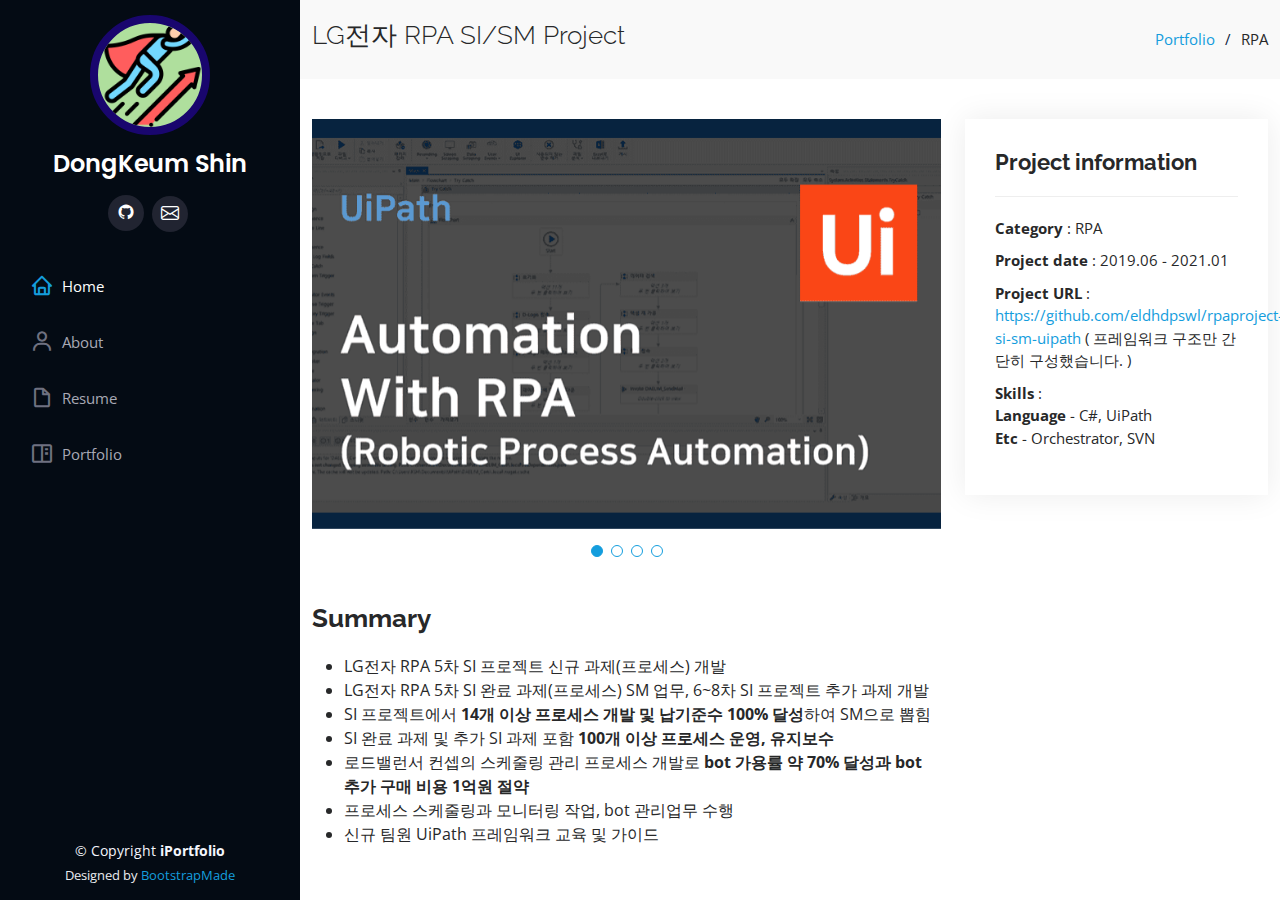
<file: portfolio-details-RPA.html>
<!DOCTYPE html>
<html lang="en">

<head>
  <meta charset="utf-8">
  <meta content="width=device-width, initial-scale=1.0" name="viewport">

  <title>dks's Portfolio</title>
  <meta content="" name="description">
  <meta content="" name="keywords">

  <!-- Favicons -->
  <link href="assets/img/free-icon-programming.png" rel="icon">
  <link href="assets/img/apple-touch-icon.png" rel="apple-touch-icon">

  <!-- Google Fonts -->
  <link href="https://fonts.googleapis.com/css?family=Open+Sans:300,300i,400,400i,600,600i,700,700i|Raleway:300,300i,400,400i,500,500i,600,600i,700,700i|Poppins:300,300i,400,400i,500,500i,600,600i,700,700i" rel="stylesheet">

  <!-- Vendor CSS Files -->
  <link href="assets/vendor/aos/aos.css" rel="stylesheet">
  <link href="assets/vendor/bootstrap/css/bootstrap.min.css" rel="stylesheet">
  <link href="assets/vendor/bootstrap-icons/bootstrap-icons.css" rel="stylesheet">
  <link href="assets/vendor/boxicons/css/boxicons.min.css" rel="stylesheet">
  <link href="assets/vendor/glightbox/css/glightbox.min.css" rel="stylesheet">
  <link href="assets/vendor/swiper/swiper-bundle.min.css" rel="stylesheet">

  <!-- Template Main CSS File -->
  <link href="assets/css/style.css" rel="stylesheet">

  <!-- =======================================================
  * Template Name: iPortfolio - v3.10.0
  * Template URL: https://bootstrapmade.com/iportfolio-bootstrap-portfolio-websites-template/
  * Author: BootstrapMade.com
  * License: https://bootstrapmade.com/license/
  ======================================================== -->
</head>

<body>

  <!-- ======= Mobile nav toggle button ======= -->
  <i class="bi bi-list mobile-nav-toggle d-xl-none"></i>

  <!-- ======= Header ======= -->
  <header id="header">
    <div class="d-flex flex-column">

      <div class="profile">
        <img src="assets/img/free-icon-self-growth-1184723.png" alt="" class="img-fluid rounded-circle">
        <h1 class="text-light"><a href="index.html">DongKeum Shin</a></h1>
        <div class="social-links mt-3 text-center">
          <a href="https://github.com/eldhdpswl" class="github"><i class="bx bxl-github"></i></a>
          <a href="mailto:dongkum0417@naver.com" class="email"><i class="bi bi-envelope"></i></a>
          
        </div>
      </div>

      <nav id="navbar" class="nav-menu navbar">
        <ul>
          <li><a href="index.html#hero" class="nav-link scrollto active"><i class="bx bx-home"></i> <span>Home</span></a></li>
          <li><a href="index.html#about" class="nav-link scrollto"><i class="bx bx-user"></i> <span>About</span></a></li>
          <li><a href="index.html#resume" class="nav-link scrollto"><i class="bx bx-file-blank"></i> <span>Resume</span></a></li>
          <li><a href="index.html#portfolio" class="nav-link scrollto"><i class="bx bx-book-content"></i> <span>Portfolio</span></a></li>
          
        </ul>
      </nav><!-- .nav-menu -->
    </div>
  </header><!-- End Header -->

  <main id="main">

    <!-- ======= Breadcrumbs ======= -->
    <section id="breadcrumbs" class="breadcrumbs">
      <div class="container">

        <div class="d-flex justify-content-between align-items-center">
          <h2>LG전자 RPA SI/SM Project</h2>
          <ol>
            <li><a href="index.html#portfolio">Portfolio</a></li>
            <li>RPA</li>
          </ol>
        </div>

      </div>
    </section><!-- End Breadcrumbs -->

    <!-- ======= Portfolio Details Section ======= -->
    <section id="portfolio-details" class="portfolio-details">
      <div class="container">

        <div class="row gy-4">

          <div class="col-lg-8">
            <div class="portfolio-details-slider swiper">
              <div class="swiper-wrapper align-items-center">

                <div class="swiper-slide">
                  <img src="assets/img/portfolio/uipath-1.png" alt="">
                </div>

                <div class="swiper-slide">
                  <img src="assets/img/portfolio/uipath-2.png" alt="">
                </div>

                <div class="swiper-slide">
                  <img src="assets/img/portfolio/uipath-3.png" alt="">
                </div>

                <div class="swiper-slide">
                  <img src="assets/img/portfolio/uipath-4.png" alt="">
                </div>

              </div>
              <div class="swiper-pagination"></div>
            </div>

            <div class="portfolio-description">
              <h2>Summary</h2>
              <p>
                <ul>
                  <li>LG전자 RPA 5차 SI 프로젝트 신규 과제(프로세스) 개발</li>
                  <li>LG전자 RPA 5차 SI 완료 과제(프로세스) SM 업무, 6~8차 SI 프로젝트 추가 과제 개발 </li>
                  <li>SI 프로젝트에서 <strong>14개 이상 프로세스 개발 및 납기준수 100% 달성</strong>하여 SM으로 뽑힘 </li>
                  <li>SI 완료 과제 및 추가 SI 과제 포함 <strong>100개 이상 프로세스 운영, 유지보수</strong> </li>
                  <li>로드밸런서 컨셉의 스케줄링 관리 프로세스 개발로 <strong>bot 가용률 약 70% 달성과 bot 추가 구매 비용 1억원 절약</strong></li>
                  <li>프로세스 스케줄링과 모니터링 작업, bot 관리업무 수행</li>
                  <li>신규 팀원 UiPath 프레임워크 교육 및 가이드</li>
                </ul>
              </p>
            </div>

          </div>

          <div class="col-lg-4">
            <div class="portfolio-info">
              <h3>Project information</h3>
              <ul>
                <li><strong>Category</strong> : RPA</li>
                <li><strong>Project date</strong> : 2019.06 - 2021.01</li>
                <li><strong>Project URL</strong> : <a href="https://github.com/eldhdpswl/rpaproject-si-sm-uipath">https://github.com/eldhdpswl/rpaproject-si-sm-uipath</a> ( 프레임워크 구조만 간단히 구성했습니다. )</li>
                <li><strong>Skills</strong> :
                  <div><strong>Language</strong> - C#, UiPath</div>
                  <div><strong>Etc</strong> - Orchestrator, SVN</div>
                </li>
              </ul>
            </div>
            
          </div>

        </div>

      </div>
    </section><!-- End Portfolio Details Section -->

  </main><!-- End #main -->

  <!-- ======= Footer ======= -->
  <footer id="footer">
    <div class="container">
      <div class="copyright">
        &copy; Copyright <strong><span>iPortfolio</span></strong>
      </div>
      <div class="credits">
        <!-- All the links in the footer should remain intact. -->
        <!-- You can delete the links only if you purchased the pro version. -->
        <!-- Licensing information: https://bootstrapmade.com/license/ -->
        <!-- Purchase the pro version with working PHP/AJAX contact form: https://bootstrapmade.com/iportfolio-bootstrap-portfolio-websites-template/ -->
        Designed by <a href="https://bootstrapmade.com/">BootstrapMade</a>
      </div>
    </div>
  </footer><!-- End  Footer -->

  <a href="#" class="back-to-top d-flex align-items-center justify-content-center"><i class="bi bi-arrow-up-short"></i></a>

  <!-- Vendor JS Files -->
  <script src="assets/vendor/purecounter/purecounter_vanilla.js"></script>
  <script src="assets/vendor/aos/aos.js"></script>
  <script src="assets/vendor/bootstrap/js/bootstrap.bundle.min.js"></script>
  <script src="assets/vendor/glightbox/js/glightbox.min.js"></script>
  <script src="assets/vendor/isotope-layout/isotope.pkgd.min.js"></script>
  <script src="assets/vendor/swiper/swiper-bundle.min.js"></script>
  <script src="assets/vendor/typed.js/typed.min.js"></script>
  <script src="assets/vendor/waypoints/noframework.waypoints.js"></script>
  <script src="assets/vendor/php-email-form/validate.js"></script>

  <!-- Template Main JS File -->
  <script src="assets/js/main.js"></script>

</body>

</html>
</file>
<file: assets/css/style.css>
/**
* Template Name: iPortfolio - v3.10.0
* Template URL: https://bootstrapmade.com/iportfolio-bootstrap-portfolio-websites-template/
* Author: BootstrapMade.com
* License: https://bootstrapmade.com/license/
*/

/*--------------------------------------------------------------
# General
--------------------------------------------------------------*/
body {
  font-family: "Open Sans", sans-serif;
  color: #272829;
}

a {
  color: #149ddd;
  text-decoration: none;
}

a:hover {
  color: #37b3ed;
  text-decoration: none;
}

h1,
h2,
h3,
h4,
h5,
h6 {
  font-family: "Raleway", sans-serif;
}

/*--------------------------------------------------------------
# Back to top button
--------------------------------------------------------------*/
.back-to-top {
  position: fixed;
  visibility: hidden;
  opacity: 0;
  right: 15px;
  bottom: 15px;
  z-index: 996;
  background: #149ddd;
  width: 40px;
  height: 40px;
  border-radius: 50px;
  transition: all 0.4s;
}

.back-to-top i {
  font-size: 28px;
  color: #fff;
  line-height: 0;
}

.back-to-top:hover {
  background: #2eafec;
  color: #fff;
}

.back-to-top.active {
  visibility: visible;
  opacity: 1;
}

/*--------------------------------------------------------------
# Header
--------------------------------------------------------------*/
#header {
  position: fixed;
  top: 0;
  left: 0;
  bottom: 0;
  width: 300px;
  transition: all ease-in-out 0.5s;
  z-index: 9997;
  transition: all 0.5s;
  padding: 0 15px;
  background: #040b14;
  overflow-y: auto;
}

#header .profile img {
  margin: 15px auto;
  display: block;
  /* background-color: whitesmoke; */
  /* background-color: rgb(163, 220, 231); */
  background-color: rgb(175, 223, 157);
  width: 120px;
  border: 8px solid #19066e;
}

#header .profile h1 {
  font-size: 24px;
  margin: 0;
  padding: 0;
  font-weight: 600;
  -moz-text-align-last: center;
  text-align-last: center;
  font-family: "Poppins", sans-serif;
}

#header .profile h1 a,
#header .profile h1 a:hover {
  color: #fff;
  text-decoration: none;
}

#header .profile .social-links a {
  font-size: 18px;
  display: inline-block;
  background: #212431;
  color: #fff;
  line-height: 1;
  padding: 8px 0;
  margin-right: 4px;
  border-radius: 50%;
  text-align: center;
  width: 36px;
  height: 36px;
  transition: 0.3s;
}

#header .profile .social-links a:hover {
  background: #149ddd;
  color: #fff;
  text-decoration: none;
}

#main {
  margin-left: 300px;
}

@media (max-width: 1199px) {
  #header {
    left: -300px;
  }

  #main {
    margin-left: 0;
  }
}

/*--------------------------------------------------------------
# Navigation Menu
--------------------------------------------------------------*/
/* Desktop Navigation */
.nav-menu {
  padding: 30px 0 0 0;
}

.nav-menu * {
  margin: 0;
  padding: 0;
  list-style: none;
}

.nav-menu>ul>li {
  position: relative;
  white-space: nowrap;
}

.nav-menu a,
.nav-menu a:focus {
  display: flex;
  align-items: center;
  color: #a8a9b4;
  padding: 12px 15px;
  margin-bottom: 8px;
  transition: 0.3s;
  font-size: 15px;
}

.nav-menu a i,
.nav-menu a:focus i {
  font-size: 24px;
  padding-right: 8px;
  color: #6f7180;
}

.nav-menu a:hover,
.nav-menu .active,
.nav-menu .active:focus,
.nav-menu li:hover>a {
  text-decoration: none;
  color: #fff;
}

.nav-menu a:hover i,
.nav-menu .active i,
.nav-menu .active:focus i,
.nav-menu li:hover>a i {
  color: #149ddd;
}

/* Mobile Navigation */
.mobile-nav-toggle {
  position: fixed;
  right: 15px;
  top: 15px;
  z-index: 9998;
  border: 0;
  font-size: 24px;
  transition: all 0.4s;
  outline: none !important;
  background-color: #149ddd;
  color: #fff;
  width: 40px;
  height: 40px;
  display: inline-flex;
  align-items: center;
  justify-content: center;
  line-height: 0;
  border-radius: 50px;
  cursor: pointer;
}

.mobile-nav-active {
  overflow: hidden;
}

.mobile-nav-active #header {
  left: 0;
}

/*--------------------------------------------------------------
# Hero Section
--------------------------------------------------------------*/
#hero {
  width: 100%;
  height: 100vh;
  background: url("../img/free-icon-platform-6291277.png") top center;
  background-size: cover;
}

#hero:before {
  content: "";
  background: rgba(5, 13, 24, 0.3);
  position: absolute;
  bottom: 0;
  top: 0;
  left: 0;
  right: 0;
  z-index: 1;
}

#hero .hero-container {
  position: relative;
  z-index: 2;
  min-width: 300px;
}

#hero h1 {
  margin: 0 0 10px 0;
  font-size: 64px;
  font-weight: 700;
  line-height: 56px;
  color: #fff;
}

#hero p {
  color: #fff;
  margin-bottom: 50px;
  font-size: 26px;
  font-family: "Poppins", sans-serif;
}

#hero p span {
  color: #fff;
  padding-bottom: 4px;
  letter-spacing: 1px;
  border-bottom: 3px solid #149ddd;
}

@media (min-width: 1024px) {
  #hero {
    background-attachment: fixed;
  }
}

@media (max-width: 768px) {
  #hero h1 {
    font-size: 28px;
    line-height: 36px;
  }

  #hero h2 {
    font-size: 18px;
    line-height: 24px;
    margin-bottom: 30px;
  }
}

/*--------------------------------------------------------------
# Sections General
--------------------------------------------------------------*/
section {
  padding: 60px 0;
  overflow: hidden;
}

.section-bg {
  background: #f5f8fd;
}

.section-title {
  padding-bottom: 30px;
}

.section-title h2 {
  font-size: 32px;
  font-weight: bold;
  margin-bottom: 20px;
  padding-bottom: 20px;
  position: relative;
  color: #173b6c;
}

.section-title h2::after {
  content: "";
  position: absolute;
  display: block;
  width: 50px;
  height: 3px;
  background: #149ddd;
  bottom: 0;
  left: 0;
}

.section-title p {
  margin-bottom: 0;
}

/*--------------------------------------------------------------
# About
--------------------------------------------------------------*/
.about .content h3 {
  font-weight: 700;
  font-size: 26px;
  color: #173b6c;
}

.about .content ul {
  list-style: none;
  padding: 0;
}

.about .content ul li {
  margin-bottom: 20px;
  display: flex;
  align-items: center;
}

.about .content ul strong {
  margin-right: 10px;
}

.about .content ul i {
  font-size: 16px;
  margin-right: 5px;
  color: #149ddd;
  line-height: 0;
}

.about .content p:last-child {
  margin-bottom: 0;
}

/*--------------------------------------------------------------
# Facts
--------------------------------------------------------------*/
.facts {
  padding-bottom: 30px;
}

.facts .count-box {
  padding: 30px;
  width: 100%;
}

.facts .count-box i {
  display: block;
  font-size: 44px;
  color: #149ddd;
  float: left;
  line-height: 0;
}

.facts .count-box span {
  font-size: 48px;
  line-height: 40px;
  display: block;
  font-weight: 700;
  color: #050d18;
  margin-left: 60px;
}

.facts .count-box p {
  padding: 15px 0 0 0;
  margin: 0 0 0 60px;
  font-family: "Raleway", sans-serif;
  font-size: 14px;
  color: #122f57;
}

.facts .count-box a {
  font-weight: 600;
  display: block;
  margin-top: 20px;
  color: #122f57;
  font-size: 15px;
  font-family: "Poppins", sans-serif;
  transition: ease-in-out 0.3s;
}

.facts .count-box a:hover {
  color: #1f5297;
}

/*--------------------------------------------------------------
# Akills
--------------------------------------------------------------*/
.skills .progress {
  height: 60px;
  display: block;
  background: none;
  border-radius: 0;
}

.skills .progress .skill {
  padding: 0;
  margin: 0 0 6px 0;
  text-transform: uppercase;
  display: block;
  font-weight: 600;
  font-family: "Poppins", sans-serif;
  color: #050d18;
}

.skills .progress .skill .val {
  float: right;
  font-style: normal;
}

.skills .progress-bar-wrap {
  background: #dce8f8;
  height: 10px;
}

.skills .progress-bar {
  width: 1px;
  height: 10px;
  transition: 0.9s;
  background-color: #149ddd;
}

/*--------------------------------------------------------------
# Resume
--------------------------------------------------------------*/
.resume .resume-title {
  font-size: 26px;
  font-weight: 700;
  margin-top: 20px;
  margin-bottom: 20px;
  color: #050d18;
}

.resume .resume-item {
  padding: 0 0 20px 20px;
  margin-top: -2px;
  border-left: 2px solid #1f5297;
  position: relative;
}

.resume .resume-item h4 {
  line-height: 18px;
  font-size: 18px;
  font-weight: 600;
  text-transform: uppercase;
  font-family: "Poppins", sans-serif;
  color: #050d18;
  margin-bottom: 10px;
}

.resume .resume-item h5 {
  font-size: 16px;
  background: #e4edf9;
  padding: 5px 15px;
  display: inline-block;
  font-weight: 600;
  margin-bottom: 10px;
}

.resume .resume-item ul {
  padding-left: 20px;
}

.resume .resume-item ul li {
  padding-bottom: 10px;
}

.resume .resume-item:last-child {
  padding-bottom: 0;
}

.resume .resume-item::before {
  content: "";
  position: absolute;
  width: 16px;
  height: 16px;
  border-radius: 50px;
  left: -9px;
  top: 0;
  background: #fff;
  border: 2px solid #1f5297;
}

/*--------------------------------------------------------------
# Portfolio
--------------------------------------------------------------*/
.portfolio .portfolio-item {
  margin-bottom: 30px;
}

.portfolio #portfolio-flters {
  padding: 0;
  margin: 0 auto 35px auto;
  list-style: none;
  text-align: center;
  background: #fff;
  border-radius: 50px;
  padding: 2px 15px;
}

.portfolio #portfolio-flters li {
  cursor: pointer;
  display: inline-block;
  padding: 10px 15px 8px 15px;
  font-size: 14px;
  font-weight: 600;
  line-height: 1;
  text-transform: uppercase;
  color: #272829;
  margin-bottom: 5px;
  transition: all 0.3s ease-in-out;
}

.portfolio #portfolio-flters li:hover,
.portfolio #portfolio-flters li.filter-active {
  color: #149ddd;
}

.portfolio #portfolio-flters li:last-child {
  margin-right: 0;
}

.portfolio .portfolio-wrap {
  transition: 0.3s;
  position: relative;
  overflow: hidden;
  z-index: 1;
}

.portfolio .portfolio-wrap::before {
  content: "";
  background: rgba(255, 255, 255, 0.5);
  position: absolute;
  left: 0;
  right: 0;
  top: 0;
  bottom: 0;
  transition: all ease-in-out 0.3s;
  z-index: 2;
  opacity: 0;
}

.portfolio .portfolio-wrap .portfolio-links {
  opacity: 1;
  left: 0;
  right: 0;
  bottom: -60px;
  z-index: 3;
  position: absolute;
  transition: all ease-in-out 0.3s;
  display: flex;
  justify-content: center;
}

.portfolio .portfolio-wrap .portfolio-links a {
  color: #fff;
  font-size: 28px;
  text-align: center;
  background: rgba(20, 157, 221, 0.75);
  transition: 0.3s;
  width: 50%;
}

.portfolio .portfolio-wrap .portfolio-links a:hover {
  background: rgba(20, 157, 221, 0.95);
}

.portfolio .portfolio-wrap .portfolio-links a+a {
  border-left: 1px solid #37b3ed;
}

.portfolio .portfolio-wrap:hover::before {
  top: 0;
  left: 0;
  right: 0;
  bottom: 0;
  opacity: 1;
}

.portfolio .portfolio-wrap:hover .portfolio-links {
  opacity: 1;
  bottom: 0;
}

/*--------------------------------------------------------------
# Portfolio Details
--------------------------------------------------------------*/
.portfolio-details {
  padding-top: 40px;
}

.portfolio-details .portfolio-details-slider img {
  width: 100%;
}

.portfolio-details .portfolio-details-slider .swiper-pagination {
  margin-top: 20px;
  position: relative;
}

.portfolio-details .portfolio-details-slider .swiper-pagination .swiper-pagination-bullet {
  width: 12px;
  height: 12px;
  background-color: #fff;
  opacity: 1;
  border: 1px solid #149ddd;
}

.portfolio-details .portfolio-details-slider .swiper-pagination .swiper-pagination-bullet-active {
  background-color: #149ddd;
}

.portfolio-details .portfolio-info {
  padding: 30px;
  box-shadow: 0px 0 30px rgba(5, 13, 24, 0.08);
}

.portfolio-details .portfolio-info h3 {
  font-size: 22px;
  font-weight: 700;
  margin-bottom: 20px;
  padding-bottom: 20px;
  border-bottom: 1px solid #eee;
}

.portfolio-details .portfolio-info ul {
  list-style: none;
  padding: 0;
  font-size: 15px;
}

.portfolio-details .portfolio-info ul li+li {
  margin-top: 10px;
}

.portfolio-details .portfolio-description {
  padding-top: 30px;
}

.portfolio-details .portfolio-description h2 {
  font-size: 26px;
  font-weight: 700;
  margin-bottom: 20px;
}

.portfolio-details .portfolio-description p {
  padding: 0;
}

/*--------------------------------------------------------------
# Services
--------------------------------------------------------------*/
.services .icon-box {
  margin-bottom: 20px;
}

.services .icon {
  float: left;
  display: flex;
  align-items: center;
  justify-content: center;
  width: 54px;
  height: 54px;
  background: #149ddd;
  border-radius: 50%;
  transition: 0.5s;
  border: 1px solid #149ddd;
}

.services .icon i {
  color: #fff;
  font-size: 24px;
  line-height: 0;
}

.services .icon-box:hover .icon {
  background: #fff;
}

.services .icon-box:hover .icon i {
  color: #149ddd;
}

.services .title {
  margin-left: 80px;
  font-weight: 700;
  margin-bottom: 15px;
  font-size: 18px;
}

.services .title a {
  color: #343a40;
}

.services .title a:hover {
  color: #149ddd;
}

.services .description {
  margin-left: 80px;
  line-height: 24px;
  font-size: 14px;
}

/*--------------------------------------------------------------
# Testimonials
--------------------------------------------------------------*/
.testimonials .testimonials-carousel,
.testimonials .testimonials-slider {
  overflow: hidden;
}

.testimonials .testimonial-item {
  box-sizing: content-box;
  text-align: center;
  min-height: 320px;
}

.testimonials .testimonial-item .testimonial-img {
  width: 90px;
  border-radius: 50%;
  margin: 0 auto;
}

.testimonials .testimonial-item h3 {
  font-size: 18px;
  font-weight: bold;
  margin: 10px 0 5px 0;
  color: #111;
}

.testimonials .testimonial-item h4 {
  font-size: 14px;
  color: #999;
  margin: 0;
}

.testimonials .testimonial-item .quote-icon-left,
.testimonials .testimonial-item .quote-icon-right {
  color: #c3e8fa;
  font-size: 26px;
}

.testimonials .testimonial-item .quote-icon-left {
  display: inline-block;
  left: -5px;
  position: relative;
}

.testimonials .testimonial-item .quote-icon-right {
  display: inline-block;
  right: -5px;
  position: relative;
  top: 10px;
}

.testimonials .testimonial-item p {
  font-style: italic;
  margin: 0 15px 15px 15px;
  padding: 20px;
  background: #fff;
  position: relative;
  margin-bottom: 35px;
  border-radius: 6px;
  box-shadow: 0px 2px 15px rgba(0, 0, 0, 0.1);
}

.testimonials .testimonial-item p::after {
  content: "";
  width: 0;
  height: 0;
  border-top: 20px solid #fff;
  border-right: 20px solid transparent;
  border-left: 20px solid transparent;
  position: absolute;
  bottom: -20px;
  left: calc(50% - 20px);
}

.testimonials .swiper-pagination {
  margin-top: 20px;
  position: relative;
}

.testimonials .swiper-pagination .swiper-pagination-bullet {
  width: 12px;
  height: 12px;
  background-color: #fff;
  opacity: 1;
  border: 1px solid #149ddd;
}

.testimonials .swiper-pagination .swiper-pagination-bullet-active {
  background-color: #149ddd;
}

/*--------------------------------------------------------------
# Contact
--------------------------------------------------------------*/
.contact {
  padding-bottom: 130px;
}

.contact .info {
  padding: 30px;
  background: #fff;
  width: 100%;
  box-shadow: 0 0 24px 0 rgba(0, 0, 0, 0.12);
}

.contact .info i {
  font-size: 20px;
  color: #149ddd;
  float: left;
  width: 44px;
  height: 44px;
  background: #dff3fc;
  display: flex;
  justify-content: center;
  align-items: center;
  border-radius: 50px;
  transition: all 0.3s ease-in-out;
}

.contact .info h4 {
  padding: 0 0 0 60px;
  font-size: 22px;
  font-weight: 600;
  margin-bottom: 5px;
  color: #050d18;
}

.contact .info p {
  padding: 0 0 10px 60px;
  margin-bottom: 20px;
  font-size: 14px;
  color: #173b6c;
}

.contact .info .email p {
  padding-top: 5px;
}

.contact .info .social-links {
  padding-left: 60px;
}

.contact .info .social-links a {
  font-size: 18px;
  display: inline-block;
  background: #333;
  color: #fff;
  line-height: 1;
  padding: 8px 0;
  border-radius: 50%;
  text-align: center;
  width: 36px;
  height: 36px;
  transition: 0.3s;
  margin-right: 10px;
}

.contact .info .social-links a:hover {
  background: #149ddd;
  color: #fff;
}

.contact .info .email:hover i,
.contact .info .address:hover i,
.contact .info .phone:hover i {
  background: #149ddd;
  color: #fff;
}

.contact .php-email-form {
  width: 100%;
  padding: 30px;
  background: #fff;
  box-shadow: 0 0 24px 0 rgba(0, 0, 0, 0.12);
}

.contact .php-email-form .form-group {
  padding-bottom: 8px;
}

.contact .php-email-form .validate {
  display: none;
  color: red;
  margin: 0 0 15px 0;
  font-weight: 400;
  font-size: 13px;
}

.contact .php-email-form .error-message {
  display: none;
  color: #fff;
  background: #ed3c0d;
  text-align: left;
  padding: 15px;
  font-weight: 600;
}

.contact .php-email-form .error-message br+br {
  margin-top: 25px;
}

.contact .php-email-form .sent-message {
  display: none;
  color: #fff;
  background: #18d26e;
  text-align: center;
  padding: 15px;
  font-weight: 600;
}

.contact .php-email-form .loading {
  display: none;
  background: #fff;
  text-align: center;
  padding: 15px;
}

.contact .php-email-form .loading:before {
  content: "";
  display: inline-block;
  border-radius: 50%;
  width: 24px;
  height: 24px;
  margin: 0 10px -6px 0;
  border: 3px solid #18d26e;
  border-top-color: #eee;
  -webkit-animation: animate-loading 1s linear infinite;
  animation: animate-loading 1s linear infinite;
}

.contact .php-email-form .form-group {
  margin-bottom: 15px;
}

.contact .php-email-form label {
  padding-bottom: 8px;
}

.contact .php-email-form input,
.contact .php-email-form textarea {
  border-radius: 0;
  box-shadow: none;
  font-size: 14px;
}

.contact .php-email-form input {
  height: 44px;
}

.contact .php-email-form textarea {
  padding: 10px 15px;
}

.contact .php-email-form button[type=submit] {
  background: #149ddd;
  border: 0;
  padding: 10px 24px;
  color: #fff;
  transition: 0.4s;
  border-radius: 4px;
}

.contact .php-email-form button[type=submit]:hover {
  background: #37b3ed;
}

@-webkit-keyframes animate-loading {
  0% {
    transform: rotate(0deg);
  }

  100% {
    transform: rotate(360deg);
  }
}

@keyframes animate-loading {
  0% {
    transform: rotate(0deg);
  }

  100% {
    transform: rotate(360deg);
  }
}

/*--------------------------------------------------------------
# Breadcrumbs
--------------------------------------------------------------*/
.breadcrumbs {
  padding: 20px 0;
  background: #f9f9f9;
}

.breadcrumbs h2 {
  font-size: 26px;
  font-weight: 300;
}

.breadcrumbs ol {
  display: flex;
  flex-wrap: wrap;
  list-style: none;
  padding: 0;
  margin: 0;
  font-size: 15px;
}

.breadcrumbs ol li+li {
  padding-left: 10px;
}

.breadcrumbs ol li+li::before {
  display: inline-block;
  padding-right: 10px;
  color: #0e2442;
  content: "/";
}

@media (max-width: 768px) {
  .breadcrumbs .d-flex {
    display: block !important;
  }

  .breadcrumbs ol {
    display: block;
  }

  .breadcrumbs ol li {
    display: inline-block;
  }
}

/*--------------------------------------------------------------
# Footer
--------------------------------------------------------------*/
#footer {
  padding: 15px;
  color: #f4f6fd;
  font-size: 14px;
  position: fixed;
  left: 0;
  bottom: 0;
  width: 300px;
  z-index: 9999;
  background: #040b14;
}

#footer .copyright {
  text-align: center;
}

#footer .credits {
  padding-top: 5px;
  text-align: center;
  font-size: 13px;
  color: #eaebf0;
}

@media (max-width: 1199px) {
  #footer {
    position: static;
    width: auto;
    padding-right: 20px 15px;
  }
}
</file>
